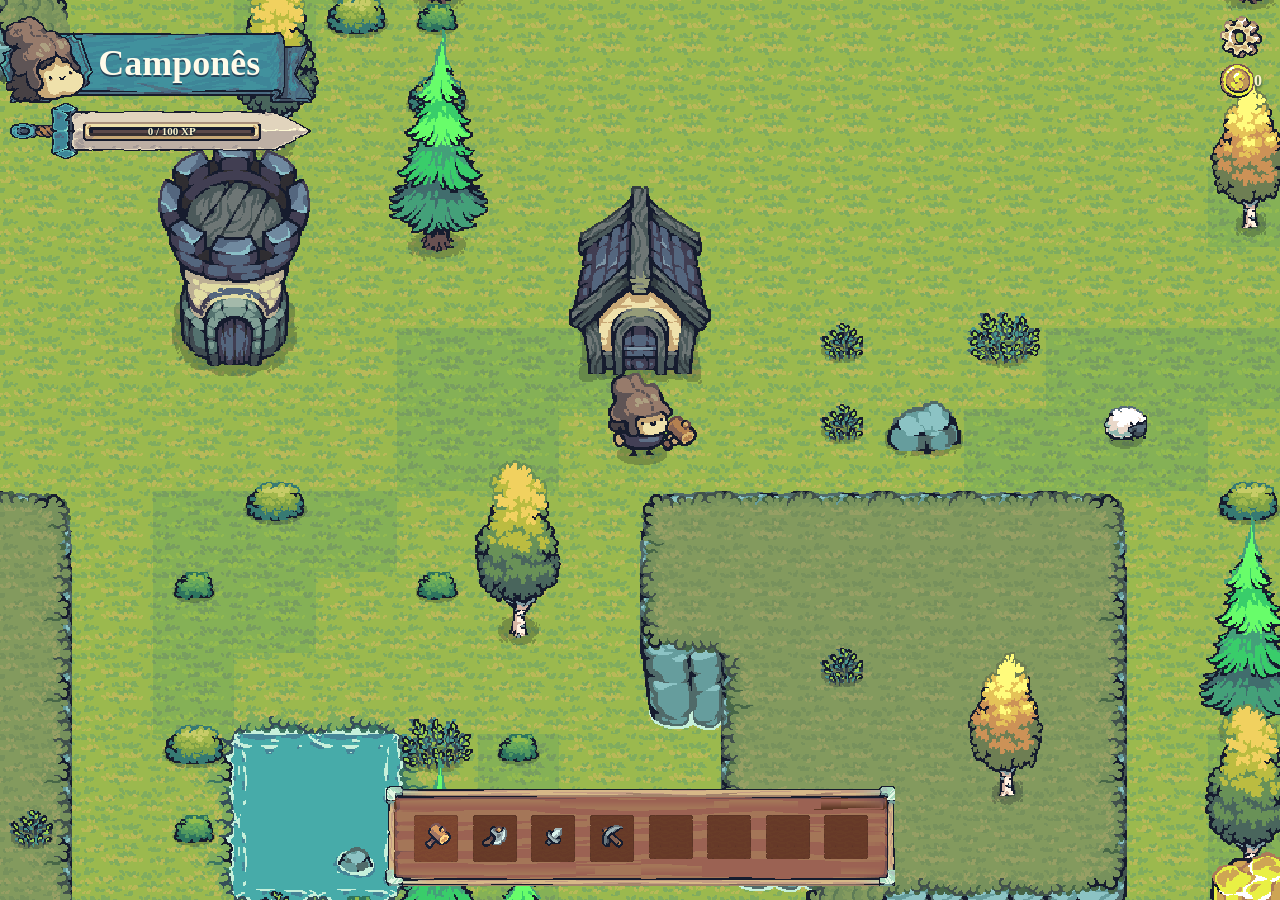
<file: index.html>
<!doctype html>
<html lang="pt-BR">
<head>
  <meta charset="utf-8">
  <meta name="viewport" content="width=device-width, initial-scale=1">
  <meta name="theme-color" content="#47aba9">
  <title>Cripta · Cenários</title>
  <link rel="stylesheet" href="styles/game.css">
  <script src="src/ui/fullscreen.js" defer></script>
  <script src="src/world/buildings.js" defer></script>
  <script src="src/world/map-generator.js" defer></script>
  <script src="src/world/collisions.js" defer></script>
  <script src="src/input/controls.js" defer></script>
  <script src="src/input/pinch-zoom.js" defer></script>
  <script src="src/actors/pawn-animation.js" defer></script>
  <script src="src/actors/pawn.js" defer></script>
  <script src="src/actors/sheep.js" defer></script>
  <script src="src/actors/home-npcs.js" defer></script>
  <script src="src/assets.js" defer></script>
  <script src="src/render/scene.js" defer></script>
  <script src="src/ui/adventure-dialog.js" defer></script>
  <script src="src/world/adventure.js" defer></script>
  <script src="src/world/encounter.js" defer></script>
  <script src="src/world/home-inventory.js" defer></script>
  <script src="src/ui/home-construction.js" defer></script>
  <script src="src/player/progression.js" defer></script>
  <link rel="stylesheet" href="styles/warehouse.css">
  <script src="src/ui/warehouse.js" defer></script>
  <script src="src/main.js" defer></script>
</head>
<body>
  <main>
    <canvas id="world" width="1088" height="1088" aria-label="Cenário de 50 por 50 casas. Use WASD ou o controle de toque para explorar. O personagem corre automaticamente ao se mover."></canvas>
    <div id="loading" role="status">Preparando o cenário…</div>
    <div id="character-banner" role="status" hidden>
      <img alt=""><span></span>
      <div id="vitals" class="vitals" data-world="home">
        <div id="player-level" aria-label="Nível 1">1</div>
        <div class="stat-panel">
          <div class="sword-art" aria-hidden="true"></div>
          <button id="home-level-toggle" type="button" aria-label="Mostrar nível atual" aria-expanded="false"><span id="home-level-label">Nível 1</span></button>
          <div id="life" hidden><div class="health-bar" role="progressbar" aria-label="Vida" aria-valuemin="0"><div class="health-well"><i></i></div></div><b></b></div>
          <div id="experience" role="progressbar" aria-label="Experiência para o próximo nível" aria-valuemin="0" aria-valuemax="100" aria-valuenow="0"><div class="xp-track"><div class="xp-well"><i></i></div></div><span>0 / 100 XP</span></div>
        </div>
      </div>
    </div>
    <aside id="resources" aria-label="Recursos">
      <span title="Moedas"><img src="assets/ui/gold-coin.png" alt="Moedas de ouro"><b id="wallet">0</b></span>
      <div id="remaining" aria-label="Inimigos restantes" hidden>
        <span id="remaining-gnome" hidden><img src="assets/gnome/reference-extract/Badge.png" alt="Gnomos de martelo"><b>0</b></span>
        <span id="remaining-yellowGnome" hidden><img src="assets/enemies/rzcefm-reference/Badge.png" alt="Gnomos de estilingue"><b>0</b></span>
        <span id="remaining-bear" hidden><img src="assets/enemies/mbqmms-reference/Badge.png" alt="Urso"><b>0</b></span>
      </div>
      <button id="settings" aria-label="Configurações"><img src="assets/ui/settings-gear.png" alt=""></button>
    <button id="cancel-construction" class="icon-button" type="button" aria-label="Cancelar construção e recuperar recursos" hidden><img src="assets/tiny-swords/UI Elements/UI Elements/Icons/Icon_09.png" alt=""></button>
    <button id="confirm-construction" class="icon-button" type="button" aria-label="Construir no terreno selecionado" hidden><img src="assets/tiny-swords/UI Elements/UI Elements/Icons/Icon_01.png" alt=""></button>
    </aside>
    <div id="battle-buttons" hidden>
      <button id="guard" title="Segure para bloquear (Espaço)" aria-label="Segurar escudo"><img src="assets/tiny-swords/UI Elements/UI Elements/Icons/Icon_06.png" alt="" draggable="false"></button>
    </div>
    <aside id="home-inventory" aria-label="Inventário do Lar" hidden>
      <button class="inventory-toggle" type="button" aria-label="Recolher inventário" aria-expanded="true" aria-controls="inventory-slots"><img src="assets/tiny-swords/UI Elements/UI Elements/Icons/Icon_08.png" alt=""></button>
      <div class="inventory-slots" id="inventory-slots" role="group" aria-label="Ferramentas e recursos"></div>
    </aside>
    <p id="battle-notice" role="status" hidden></p>
    <dialog id="preferences"><form method="dialog"><h2>Configurações</h2>
      <section class="adventure-panel">
      <label><input type="checkbox" id="quiet-world"> Reduzir animações do cenário</label>
      <button id="controls-toggle" type="button" aria-expanded="false" aria-controls="controls-help">Controles</button>
      <section id="controls-help" aria-label="Controles do jogo" hidden>
        <h3>No computador</h3>
        <ul>
          <li><b>WASD:</b> mover nas quatro direções.</li>
          <li><b>J:</b> atacar. Para arqueiro e monge, clique no inimigo para escolher o alvo e atacar.</li>
          <li><b>Segurar Espaço ou o botão de escudo:</b> bloquear com o cavaleiro.</li>
          <li><b>1 a 8 ou clique no inventário:</b> selecionar um item no Lar.</li>
        </ul>
        <h3>No celular</h3>
        <ul>
          <li><b>Joystick ou arrastar no cenário:</b> mover.</li>
          <li><b>Toque no inimigo:</b> atacar.</li>
          <li><b>Seta do inventário:</b> abrir ou recolher; toque no item para equipar.</li>
        </ul>
        <p><b>Casas e torre:</b> aproxime-se e clique ou toque no prédio para interagir.</p>
        <h3>Coleta no Lar</h3>
        <p>Equipe o machado para cortar árvores ou a picareta para minerar ouro. Aproxime-se a até um quadrado e segure J no computador ou pressione e segure qualquer ponto do cenário no celular. No celular, a ferramenta atinge o recurso compatível mais próximo; use o joystick para se mover enquanto estiver perto dele. Árvores e ouro exigem cinco golpes; prédios construídos exigem dez machadadas e soltam um terço da madeira usada no chão para coletar, sem devolver moedas ou minério. O progresso fica salvo. Passe sobre o item que cair para coletá-lo.</p>
      </section>
      <button class="preferences-close icon-button" aria-label="Voltar ao jogo"><img src="assets/tiny-swords/UI Elements/UI Elements/Icons/Icon_09.png" alt=""></button></section>
    </form></dialog>
    <dialog id="home-menu" aria-labelledby="home-menu-title">
      <div class="construction-table">
        <div class="construction-frame" aria-hidden="true"><i class="tl"></i><i class="top"></i><i class="tr"></i><i class="left"></i><i class="right"></i><i class="bl"></i><i class="bottom"></i><i class="br"></i></div>
        <h2 id="home-menu-title" class="construction-ribbon">Lar</h2>
        <button type="button" class="home-menu-close icon-button" aria-label="Fechar menu"><img src="assets/tiny-swords/UI Elements/UI Elements/Icons/Icon_09.png" alt=""></button>
        <div class="construction-cloth">
          <div id="home-menu-root"><button type="button" id="open-construction" class="wood-action">Construção</button></div>
          <section id="construction-catalog" aria-label="Construções disponíveis" hidden>
            <div id="house-options"></div>
            <p id="construction-status" role="status"></p>
            <button type="button" id="construction-back" class="wood-action">Voltar</button>
          </section>
        </div>
      </div>
    </dialog>
    <dialog id="game-over" aria-labelledby="game-over-title">
      <h2 id="game-over-title">Fim de Jogo</h2>
      <section class="adventure-panel">
        <button id="retry" class="icon-button">
          <img src="assets/tiny-swords/UI Elements/UI Elements/Icons/Icon_07.png" alt="">
          <span>Tentar novamente</span>
        </button>
      </section>
    </dialog>
    <div id="joystick" role="group" aria-label="Joystick de movimento. Use WASD ou arraste em uma das quatro direções.">
      <span aria-hidden="true" class="north">▴</span><span aria-hidden="true" class="south">▾</span>
      <span aria-hidden="true" class="west">◂</span><span aria-hidden="true" class="east">▸</span>
      <i aria-hidden="true"></i>
    </div>

    <p class="sr-only" id="announcement" aria-live="polite"></p>
    <dialog id="adventure-dialog" tabindex="-1" aria-labelledby="adventure-title">
      <h1 id="adventure-title"></h1>
      <section class="adventure-panel">
        <button class="dialog-cancel icon-button" aria-label="Cancelar">
          <img src="assets/tiny-swords/UI Elements/UI Elements/Icons/Icon_09.png" alt="">
        </button>
        <div class="character-options" hidden></div>
        <div class="dialog-actions">
          <button class="dialog-play icon-button" aria-label="Confirmar">
            <img src="assets/tiny-swords/UI Elements/UI Elements/Icons/Icon_07.png" alt="">
          </button>
          <button class="dialog-no icon-button" aria-label="Cancelar">
            <img src="assets/tiny-swords/UI Elements/UI Elements/Icons/Icon_09.png" alt="">
          </button>
        </div>
      </section>
    </dialog>
  </main>
<dialog id="warehouse-dialog" aria-labelledby="wh-title"><section class="table"><div class="frame" aria-hidden="true"><i class="tl"></i><i class="top"></i><i class="tr"></i><i class="left"></i><i class="right"></i><i class="bl"></i><i class="bottom"></i><i class="br"></i></div>
<button id="wh-close" class="close" aria-label="Fechar armazém"><img src="assets/tiny-swords/UI Elements/UI Elements/Icons/Icon_09.png" alt=""></button>
<h1 class="ribbon" id="wh-title">Armazém</h1><p class="capacity">20 unidades por espaço</p><div id="wh-slots" class="slots" aria-label="Materiais armazenados"></div>
<section class="parchment" aria-labelledby="wh-material"><h2 id="wh-material"></h2><p id="wh-balance"></p><div class="quantity" role="group" aria-label="Quantidade para transferir"><button id="wh-less" class="blue" aria-label="Diminuir quantidade">−</button><output id="wh-quantity" aria-label="Quantidade" aria-live="polite">1</output><button id="wh-more" class="blue" aria-label="Aumentar quantidade">+</button></div><div class="actions"><button class="blue" data-direction="withdraw">Retirar</button><button class="blue" data-direction="deposit">Guardar</button></div><p id="wh-status" role="status" aria-live="polite">Selecione um material para transferir.</p></section>
<h2 class="inventory-title">Seu inventário</h2><div id="wh-bag" class="bag"></div>

</section></dialog>
</body>
</html>
</file>
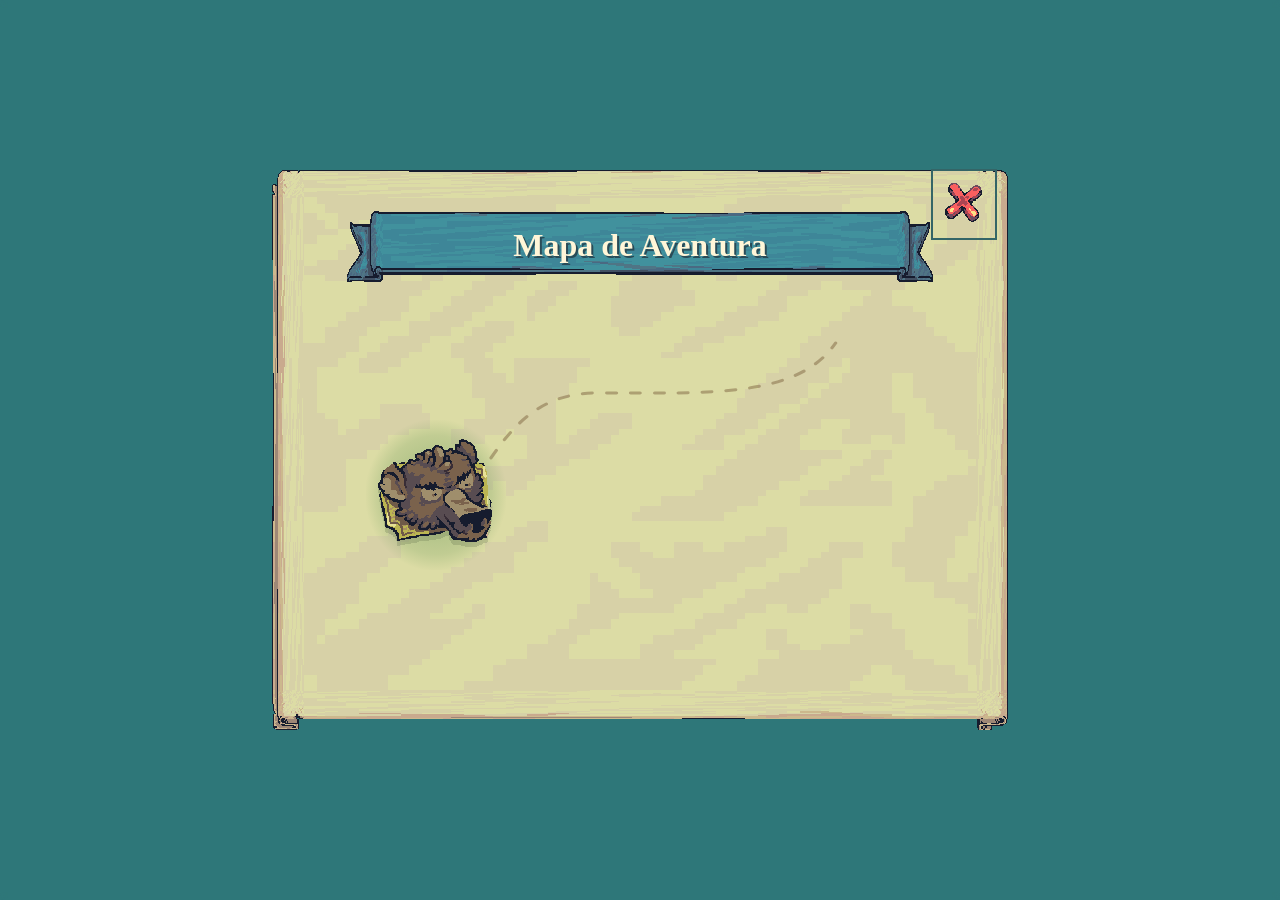
<file: previews/adventure-map.html>
<!doctype html>
<html lang="pt-BR"><head><meta charset="utf-8"><meta name="viewport" content="width=device-width,initial-scale=1"><title>Prévia · Mapa de Aventura</title>
<style>
*{box-sizing:border-box}body{margin:0;min-height:100dvh;display:grid;place-items:center;background:#47aba9;color:#493c2c;font:600 18px Georgia,serif}button{font:inherit;cursor:url('../assets/ui/cursor-02.png') 9 1,pointer}img{image-rendering:pixelated}#tower{border:0;background:none;color:#fff6d8;text-shadow:1px 2px #294b57}#tower img{display:block;width:128px;height:256px;object-fit:contain;margin:auto}dialog{border:0;padding:22px;background:transparent;width:min(780px,98vw);max-height:98dvh;overflow:auto;color:inherit}dialog::backdrop{background:#153c4477;backdrop-filter:blur(3px)}.parchment{position:relative;border:solid transparent;border-width:28px 32px 40px;border-image:url('../assets/ui/home-banner.png') 64 fill /28px 32px 40px/0 stretch;padding:8px 10px 12px;image-rendering:pixelated;min-height:560px}.title{margin:0 auto;position:relative;width:90%;min-height:76px;display:grid;place-items:center;border:solid transparent;border-width:12px 36px 10px;border-image:url('../assets/ui/ribbon-blue.png') 20 96 12 96 fill /12px 36px 10px/0 stretch;color:#fff6d8;text-shadow:2px 2px #294b57;font-size:clamp(20px,4vw,32px);text-align:center}.close{position:absolute;right:-15px;top:-23px;z-index:2;border:0;background:none;padding:4px}.close img{width:46px;height:46px}.close:hover{transform:scale(1.08)}.map{position:relative;height:320px;margin-top:16px;isolation:isolate}.route{position:absolute;inset:0;width:100%;height:100%;z-index:-1}.route path{fill:none;stroke:#8e7952;stroke-width:3;stroke-dasharray:9 13;stroke-linecap:round;opacity:.6}.boss{position:absolute;left:8%;top:38%;width:140px;min-height:150px;display:grid;place-items:center;border:0;background:radial-gradient(ellipse,#76a060a6 0%,#76a06044 56%,transparent 72%);color:#3d4930;transition:transform .18s,filter .18s}.boss img{width:120px;height:120px;object-fit:contain;filter:drop-shadow(0 5px 0 #45563733)}.boss:hover,.boss:focus-visible{transform:translateY(-5px) scale(1.06);filter:brightness(1.1)}.boss[aria-pressed="true"]{filter:drop-shadow(0 0 6px #5d8e43)}.caption{text-align:center;font-size:15px;line-height:1.5;margin:4px 0;min-height:45px}.preview-note{position:fixed;bottom:8px;left:0;right:0;text-align:center;color:#fff6d8;font-size:14px}button:focus-visible{outline:2px solid #346567;outline-offset:4px}@media(max-width:480px){dialog{padding:16px 10px}.parchment{border-width:24px 22px 32px;padding:8px 0;min-height:470px}.title{width:96%;border-left-width:22px;border-right-width:22px}.map{height:260px}.boss{left:1%;width:120px}.boss img{width:108px;height:108px}.close{right:-13px;top:-20px}.close img{width:40px;height:40px}}@media(prefers-reduced-motion:reduce){.boss{transition:none}}
.caption,.preview-note,.boss span{display:none}</style></head><body>
<button id="tower" aria-label="Abrir mapa de aventura"><img src="../assets/tiny-swords/Buildings/Black Buildings/Tower.png" alt="Torre negra">Mapa de Aventura</button>
<dialog id="adventure" aria-labelledby="title"><section class="parchment"><button class="close" aria-label="Cancelar e sair"><img src="../assets/tiny-swords/UI Elements/UI Elements/Icons/Icon_09.png" alt=""></button><h1 class="title" id="title">Mapa de Aventura</h1><div class="map"><svg class="route" viewBox="0 0 600 320" preserveAspectRatio="none" aria-hidden="true"><path d="M 85 230 C 160 230 155 95 260 95 S 445 100 480 45"/></svg><button class="boss" aria-pressed="false" aria-label="Selecionar Urso, primeiro chefe disponível"><img src="../assets/enemies/mbqmms-reference/Badge.png" alt="Emblema do Urso"><span>Urso</span></button></div><p class="caption" id="status" role="status">Derrote o chefe para avançar na aventura.</p></section></dialog>
<div class="preview-note">Prévia visual · sem alterar seu progresso</div>
<script>
const panel=document.querySelector('#adventure'),boss=document.querySelector('.boss'),status=document.querySelector('#status');
function openMap(){boss.setAttribute('aria-pressed','false');status.textContent='Derrote o chefe para avançar na aventura.';panel.showModal();}
document.querySelector('#tower').onclick=openMap;
document.querySelector('.close').onclick=()=>panel.close();
boss.onclick=()=>{boss.setAttribute('aria-pressed','true');status.textContent='Urso selecionado · primeiro chefe da aventura. Na versão final, esta escolha seguirá para a seleção de classe.';};
openMap();
</script></body></html>
</file>
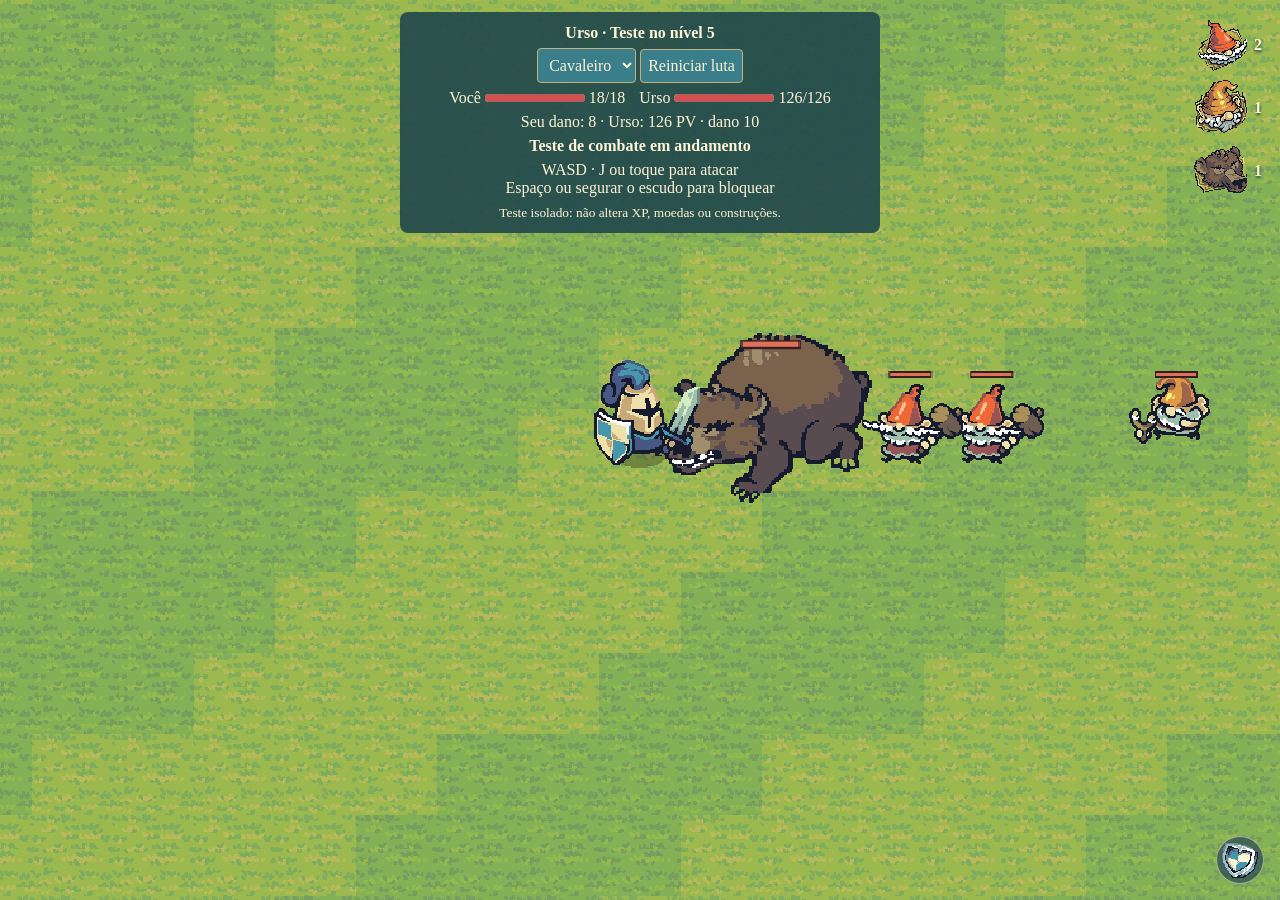
<file: previews/bear-combat.html>
<!doctype html><html lang="pt-BR"><head><meta charset="utf-8"><meta name="viewport" content="width=device-width,initial-scale=1"><base href="../"><title>Teste do urso · Cripta</title><link rel="stylesheet" href="styles/game.css"><style>
.test-panel{position:fixed;top:12px;left:50%;transform:translateX(-50%);max-width:94vw;width:480px;padding:12px 18px;background:#244b4ded;color:#fff4d5;border-radius:8px;text-align:center;font:16px Georgia;z-index:5}.test-panel p{margin:6px 0}.test-panel button,.test-panel select{font:inherit;padding:7px;background:#397e88;color:#fff4d5;border:1px solid #c4b180;border-radius:4px}#battle-buttons{display:flex}#status{font-weight:bold}#meters{display:flex;gap:14px;justify-content:center}progress{width:100px;accent-color:#d54f4f} @media(max-width:600px){.test-panel{font-size:13px;padding:8px}.test-panel p{margin:4px 0}}
</style><script src="src/world/buildings.js" defer></script><script src="src/world/map-generator.js" defer></script><script src="src/world/collisions.js" defer></script><script src="src/world/home-inventory.js" defer></script><script src="src/world/encounter.js" defer></script><script src="src/input/controls.js" defer></script><script src="src/input/pinch-zoom.js" defer></script><script src="src/actors/pawn-animation.js" defer></script><script src="src/actors/pawn.js" defer></script><script src="src/assets.js" defer></script><script src="src/render/scene.js" defer></script><script src="previews/bear-combat.js" defer></script></head><body><main><canvas id="world"></canvas></main>
<section class="test-panel"><strong>Urso · Teste no nível 5</strong><p><select id="class" aria-label="Classe"><option value="knight">Cavaleiro</option><option value="lancer">Lanceiro</option><option value="archer">Arqueiro</option><option value="monk">Monge</option></select> <button id="restart">Reiniciar luta</button></p><div id="meters"><label>Você <progress id="hero-hp"></progress> <span id="hero-value"></span></label><label>Urso <progress id="bear-hp"></progress> <span id="bear-value"></span></label></div><p id="stats"></p><p id="status" role="status">Carregando…</p><p>WASD · J ou toque para atacar<br>Espaço ou segurar o escudo para bloquear</p><small>Teste isolado: não altera XP, moedas ou construções.</small></section>
<div id="joystick"><span class="north">▴</span><span class="south">▾</span><span class="west">◂</span><span class="east">▸</span><i></i></div><div id="battle-buttons"><button id="guard" aria-label="Segurar escudo"><img src="assets/tiny-swords/UI Elements/UI Elements/Icons/Icon_06.png" alt="Escudo"></button></div><aside id="resources">      <div id="remaining" aria-label="Inimigos restantes">
        <span id="remaining-gnome" hidden><img src="assets/gnome/reference-extract/Badge.png" alt="Gnomos de martelo"><b>0</b></span>
        <span id="remaining-yellowGnome" hidden><img src="assets/enemies/rzcefm-reference/Badge.png" alt="Gnomos de estilingue"><b>0</b></span>
        <span id="remaining-bear" hidden><img src="assets/enemies/mbqmms-reference/Badge.png" alt="Urso"><b>0</b></span>
      </div></aside></body></html>
</file>
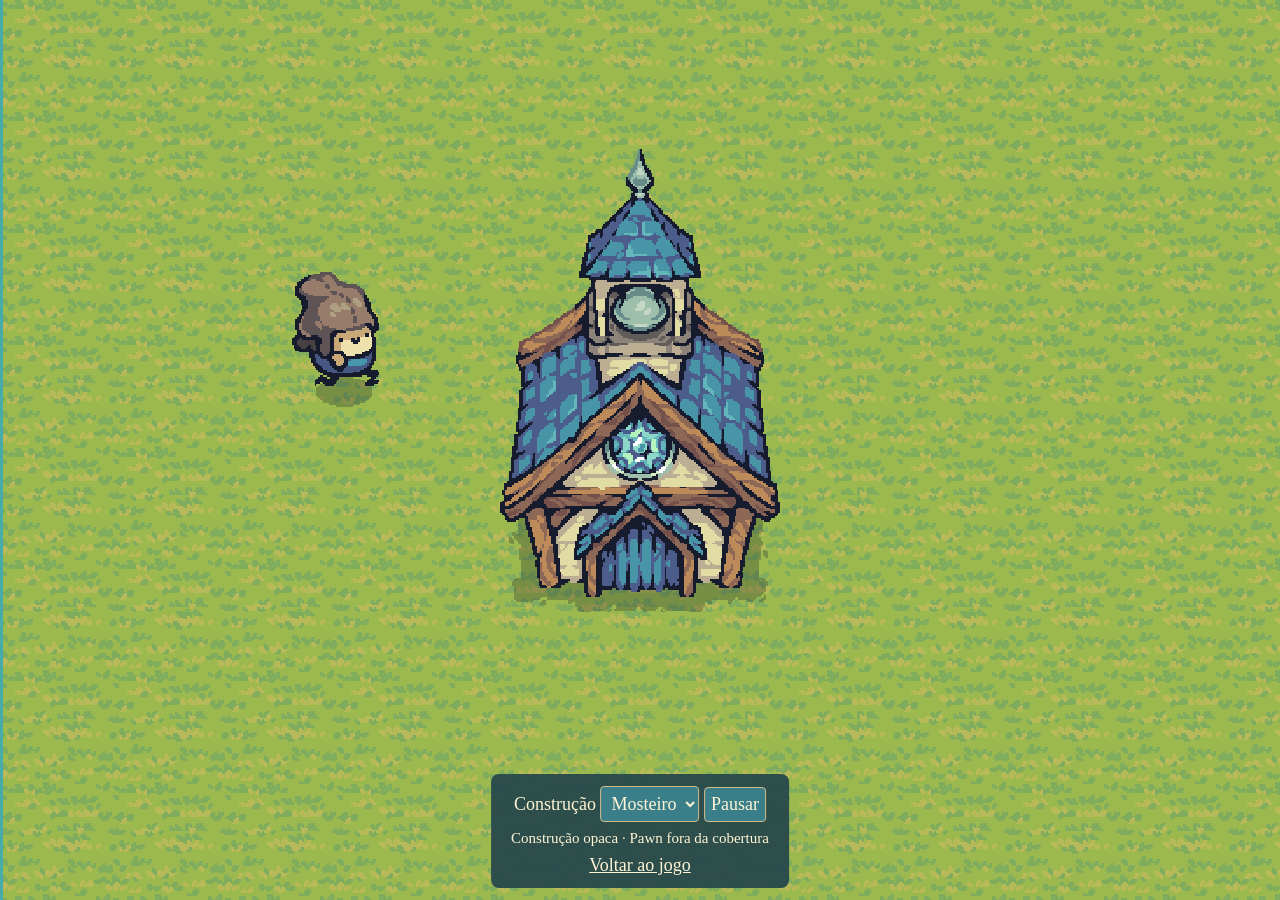
<file: previews/building-transparency.html>
<!doctype html><html lang="pt-BR"><head><meta charset="utf-8"><meta name="viewport" content="width=device-width,initial-scale=1"><title>Prévia · Construções transparentes</title><style>
*{box-sizing:border-box}body{margin:0;background:#47aba9;color:#fff4d5;font:18px Georgia,serif}canvas{width:100%;height:100dvh;display:block;image-rendering:pixelated}footer{position:fixed;bottom:12px;left:50%;transform:translateX(-50%);width:max-content;max-width:95%;padding:12px 20px;background:#23454bea;border-radius:8px;text-align:center}select,button{font:inherit;padding:6px;color:#fff4d5;background:#397e88;border:1px solid #d2bc88;border-radius:4px}p{margin:8px 0;font-size:15px}a{color:#fff4d5}</style></head><body><canvas id="preview" aria-label="Camponês caminhando atrás e à frente de uma construção"></canvas><footer><label>Construção <select id="model"><option value="Monastery">Mosteiro</option><option value="House1">Casa</option><option value="Tower">Torre</option><option value="Castle">Castelo</option></select></label> <button id="pause">Pausar</button><p id="status" role="status">Carregando…</p><a href="../index.html">Voltar ao jogo</a></footer><script src="../src/world/buildings.js"></script><script src="building-transparency.js"></script></body></html>
</file>
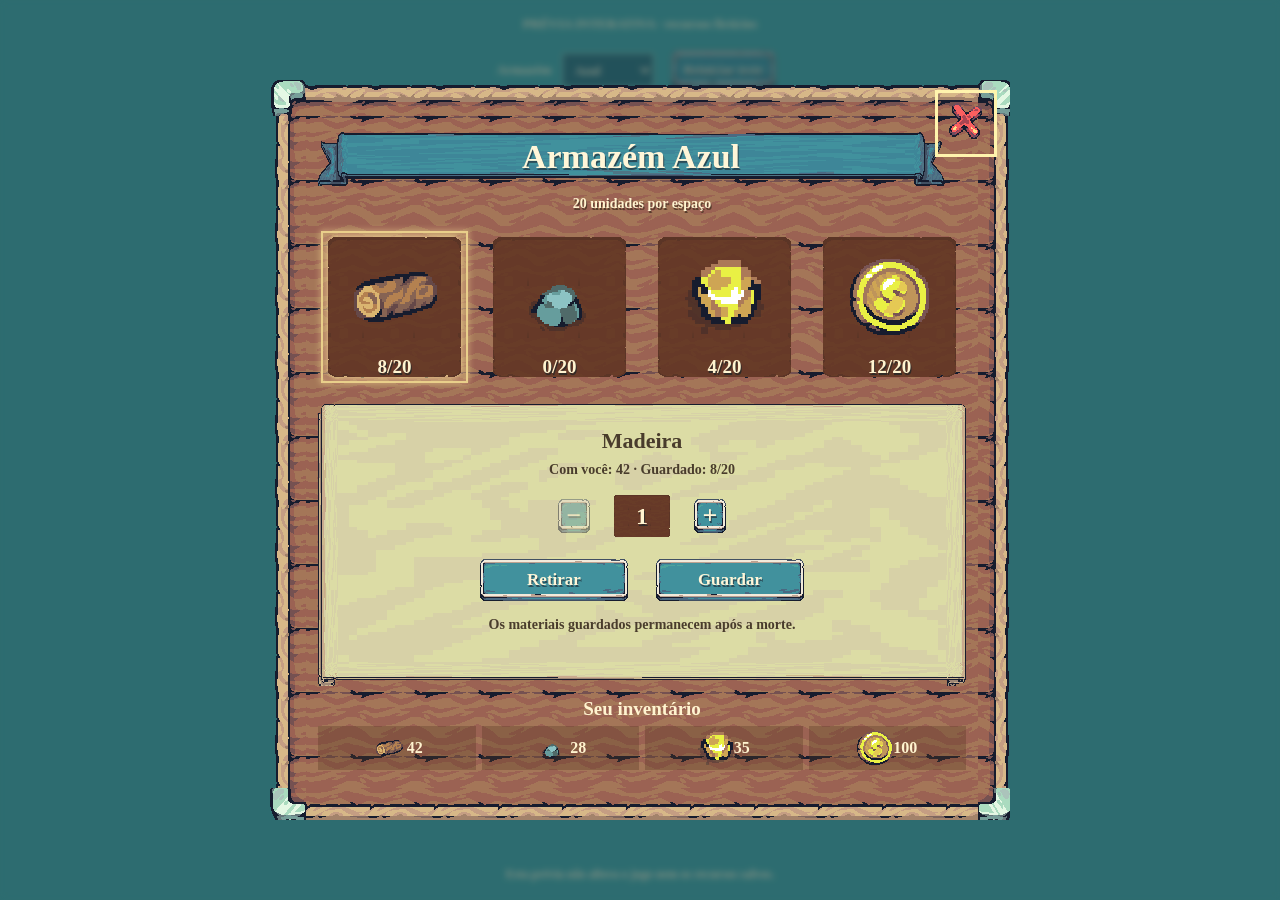
<file: previews/warehouse.html>
<!doctype html>
<html lang="pt-BR"><head><meta charset="utf-8"><meta name="viewport" content="width=device-width,initial-scale=1"><title>Prévia · Armazém</title><link rel="stylesheet" href="warehouse.css"><script src="warehouse-state.js" defer></script><script src="warehouse.js" defer></script></head>
<body><main>
<header class="preview"><span>PRÉVIA INTERATIVA · recursos fictícios</span><div><label for="warehouse">Armazém</label> <select id="warehouse"><option value="0">Azul</option><option value="1">Vermelho</option></select><button id="reset" class="blue">Reiniciar teste</button></div></header>
<button id="open" class="building" aria-label="Abrir armazém"><img src="../assets/tiny-swords/Buildings/Blue Buildings/House3.png" alt="Armazém"><span class="ribbon">Abrir armazém</span></button>
<dialog id="panel" aria-labelledby="title"><section class="table"><div class="frame" aria-hidden="true"><i class="tl"></i><i class="top"></i><i class="tr"></i><i class="left"></i><i class="right"></i><i class="bl"></i><i class="bottom"></i><i class="br"></i></div>
<button id="close" class="close" aria-label="Fechar armazém"><img src="../assets/tiny-swords/UI Elements/UI Elements/Icons/Icon_09.png" alt=""></button>
<h1 class="ribbon" id="title">Armazém</h1><p class="capacity">20 unidades por espaço</p><div id="slots" class="slots" aria-label="Materiais armazenados"></div>
<section class="parchment" aria-labelledby="material"><h2 id="material"></h2><p id="balance"></p><div class="quantity" role="group" aria-label="Quantidade para transferir"><button id="less" class="blue" aria-label="Diminuir quantidade">−</button><output id="quantity" aria-label="Quantidade" aria-live="polite">1</output><button id="more" class="blue" aria-label="Aumentar quantidade">+</button></div><div class="actions"><button class="blue" data-direction="withdraw">Retirar</button><button class="blue" data-direction="deposit">Guardar</button></div><p id="status" role="status" aria-live="polite">Selecione um material para transferir.</p></section>
<h2 class="inventory-title">Seu inventário</h2><div id="bag" class="bag"></div>

</section></dialog><p class="note">Esta prévia não altera o jogo nem os recursos salvos.</p></main></body></html>
</file>
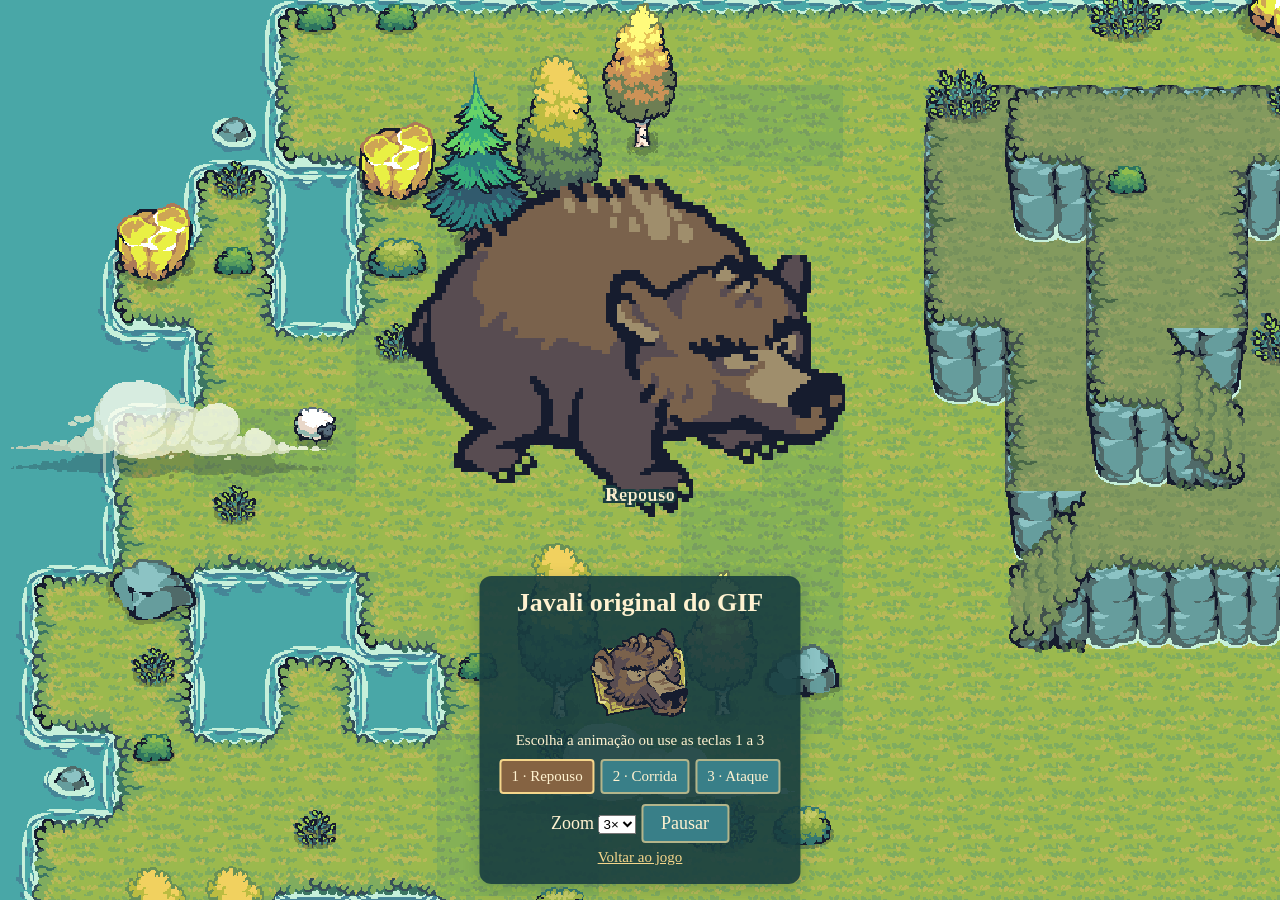
<file: assets/enemies/mbqmms-reference/preview.html>
<!doctype html>
<html lang="pt-BR"><head><meta charset="utf-8"><meta name="viewport" content="width=device-width,initial-scale=1"><base href="../../../"><title>Javali — prévia de animações</title>
<style>*{box-sizing:border-box}body{margin:0;background:#49a7a7;color:#fff2d0;font:18px Georgia,serif}#world{display:block;width:100vw;height:100svh;image-rendering:pixelated}.controls{position:fixed;bottom:max(16px,env(safe-area-inset-bottom));max-height:calc(100svh - 32px);overflow-y:auto;left:50%;transform:translateX(-50%);width:max-content;max-width:94vw;text-align:center;padding:12px 20px;background:#193e40e8;border-radius:12px;box-shadow:0 4px 16px #153b3d40}h1{font-size:clamp(18px,4vw,26px);margin:0 0 8px}button{font:inherit;cursor:pointer;color:inherit;background:#397f88;border:2px solid #b3b58b;border-radius:4px;padding:7px 18px}p{margin:6px 0;font-size:15px}#status:empty{display:none}nav{display:flex;flex-wrap:wrap;justify-content:center;gap:6px;max-width:660px;margin:10px 0}nav button{font-size:15px;padding:7px 10px}button[aria-pressed="true"]{background:#856342;border-color:#f5d68b}button:focus-visible{outline:3px solid #fff2d0;outline-offset:3px}</style>
<script src="src/world/buildings.js" defer></script><script src="src/world/map-generator.js" defer></script><script src="src/world/collisions.js" defer></script><script src="src/world/home-inventory.js" defer></script><script src="src/assets.js" defer></script><script src="src/render/scene.js" defer></script><script src="assets/enemies/mbqmms-reference/preview.js" defer></script></head><body><canvas id="world" aria-label="Javali no Lar com a animação selecionada"></canvas><div class="controls"><h1>Javali original do GIF</h1><img src="assets/enemies/mbqmms-reference/Badge.png" alt="Retrato do javali com emblema" style="display:block;width:auto;max-width:40vw;height:100px;image-rendering:pixelated;margin:0 auto"><p>Escolha a animação ou use as teclas 1 a 3</p><nav aria-label="Animações do javali"><button data-tool="Idle">1 · Repouso</button><button data-tool="Run">2 · Corrida</button><button data-tool="Strike">3 · Ataque</button></nav><label>Zoom <select id="zoom"><option value="1">1×</option><option value="2">2×</option><option value="3" selected>3×</option><option value="4">4×</option></select></label> <button id="pause" type="button" aria-pressed="false">Pausar</button><p><a href="index.html" style="color:#f5d68b">Voltar ao jogo</a></p><p id="status" role="status">Carregando cenário…</p></div></body></html>
</file>
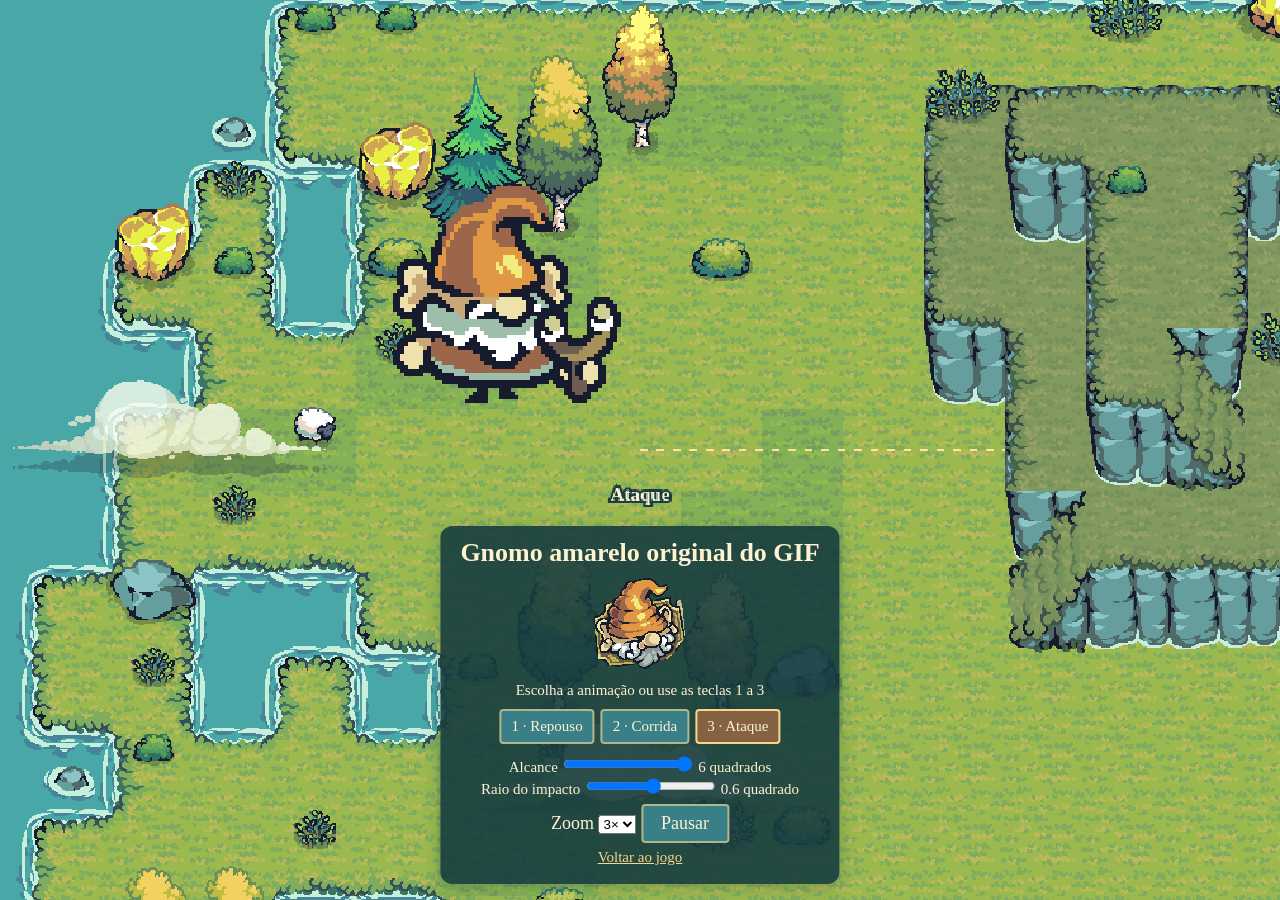
<file: assets/enemies/rzcefm-reference/preview.html>
<!doctype html>
<html lang="pt-BR"><head><meta charset="utf-8"><meta name="viewport" content="width=device-width,initial-scale=1"><base href="../../../"><title>Gnomo amarelo — prévia de animações</title>
<style>*{box-sizing:border-box}body{margin:0;background:#49a7a7;color:#fff2d0;font:18px Georgia,serif}#world{display:block;width:100vw;height:100svh;image-rendering:pixelated}.controls{position:fixed;bottom:max(16px,env(safe-area-inset-bottom));max-height:calc(100svh - 32px);overflow-y:auto;left:50%;transform:translateX(-50%);width:max-content;max-width:94vw;text-align:center;padding:12px 20px;background:#193e40e8;border-radius:12px;box-shadow:0 4px 16px #153b3d40}h1{font-size:clamp(18px,4vw,26px);margin:0 0 8px}button{font:inherit;cursor:pointer;color:inherit;background:#397f88;border:2px solid #b3b58b;border-radius:4px;padding:7px 18px}p{margin:6px 0;font-size:15px}#status:empty{display:none}nav{display:flex;flex-wrap:wrap;justify-content:center;gap:6px;max-width:660px;margin:10px 0}nav button{font-size:15px;padding:7px 10px}button[aria-pressed="true"]{background:#856342;border-color:#f5d68b}button:focus-visible{outline:3px solid #fff2d0;outline-offset:3px}</style>
<script src="src/world/buildings.js" defer></script><script src="src/world/map-generator.js" defer></script><script src="src/world/collisions.js" defer></script><script src="src/world/home-inventory.js" defer></script><script src="src/assets.js" defer></script><script src="src/render/scene.js" defer></script><script src="assets/enemies/rzcefm-reference/preview.js" defer></script></head><body><canvas id="world" aria-label="Gnomo amarelo no Lar com a animação selecionada"></canvas><div class="controls"><h1>Gnomo amarelo original do GIF</h1><img src="assets/enemies/rzcefm-reference/Badge.png" alt="Retrato do gnomo amarelo com emblema" style="display:block;width:auto;max-width:40vw;height:100px;image-rendering:pixelated;margin:0 auto"><p>Escolha a animação ou use as teclas 1 a 3</p><nav aria-label="Animações do gnomo amarelo"><button data-tool="Idle">1 · Repouso</button><button data-tool="Run">2 · Corrida</button><button data-tool="Strike">3 · Ataque</button></nav><p><label>Alcance <input id="shot-range" type="range" min="1" max="6" step=".5" value="6"> <output id="range-value">6</output> quadrados</label><br><label>Raio do impacto <input id="shot-radius" type="range" min=".15" max="1" step=".05" value=".6"> <output id="radius-value">0.6</output> quadrado</label></p><label>Zoom <select id="zoom"><option value="1">1×</option><option value="2">2×</option><option value="3" selected>3×</option><option value="4">4×</option></select></label> <button id="pause" type="button" aria-pressed="false">Pausar</button><p><a href="index.html" style="color:#f5d68b">Voltar ao jogo</a></p><p id="status" role="status">Carregando cenário…</p></div></body></html>
</file>
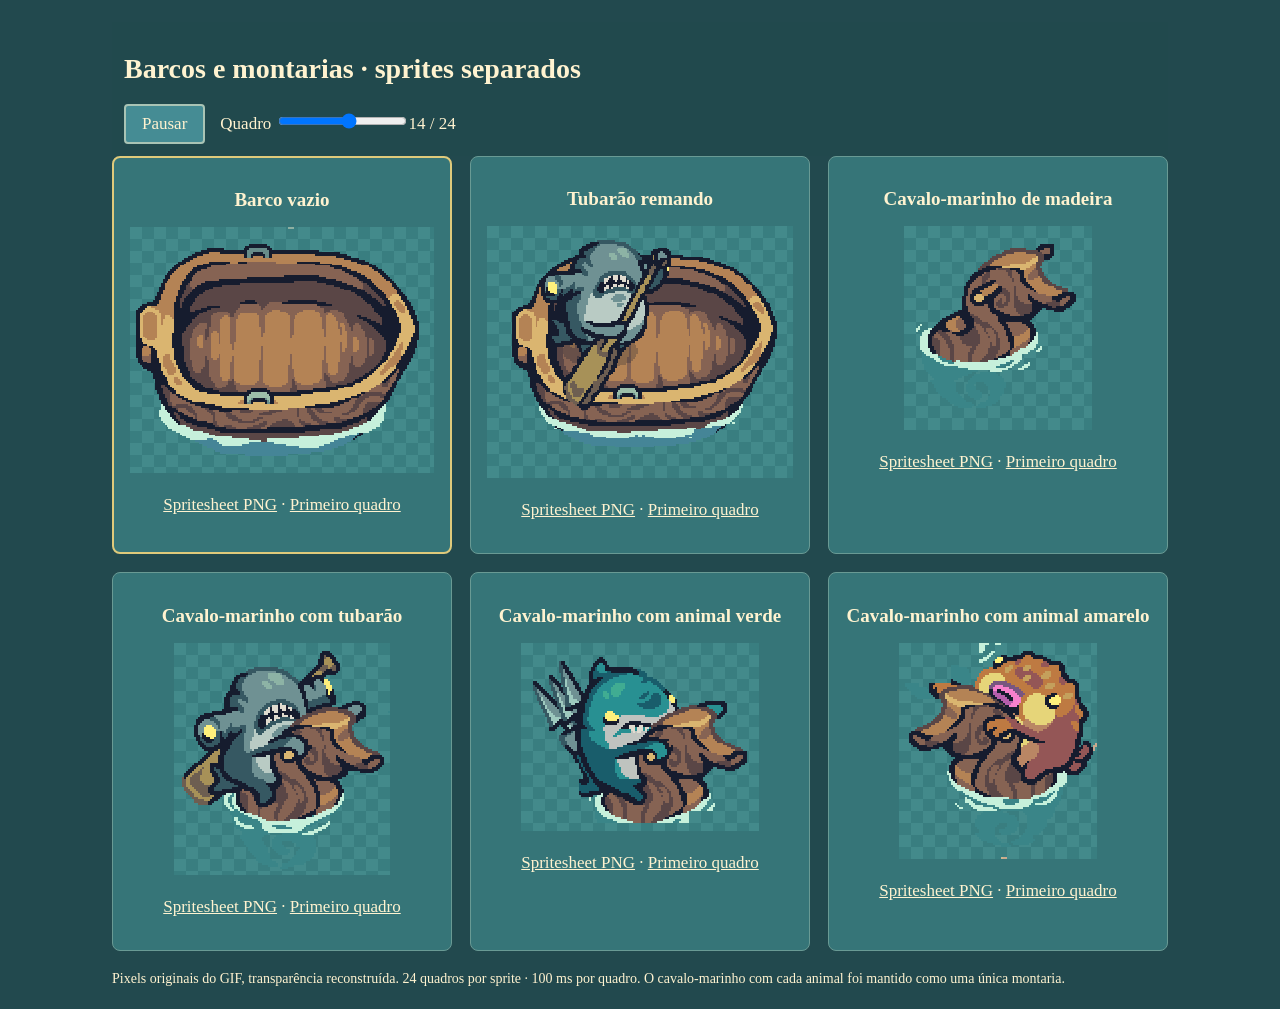
<file: assets/references/3bn0bs/preview.html>
<!doctype html><html lang="pt-BR"><meta charset="utf-8"><meta name="viewport" content="width=device-width,initial-scale=1"><title>Sprites separados · Barcos e montarias</title><style>*{box-sizing:border-box}body{margin:0;background:#22494e;color:#fff3d0;font:17px Georgia}main{max-width:1100px;margin:auto;padding:22px}h1{font-size:28px}header{position:sticky;top:0;background:#22494ef5;padding:12px;z-index:1}button,input{font:inherit}button{padding:8px 16px;background:#458c94;color:#fff3d0;border:2px solid #a9c4b5;border-radius:4px}label{margin-left:15px}.grid{display:grid;grid-template-columns:repeat(auto-fit,minmax(290px,1fr));gap:18px}article{padding:16px;border:1px solid #699a94;background:#367578;text-align:center;border-radius:8px}article:first-child{border:2px solid #dfca7b}canvas{max-width:100%;height:auto;image-rendering:pixelated;background:conic-gradient(#397e80 25%,#438a8b 0 50%,#397e80 0 75%,#438a8b 0) 0 0/24px 24px}a{color:#fff3d0}h2{font-size:19px}footer{font-size:14px;margin-top:20px}</style><main><header><h1>Barcos e montarias · sprites separados</h1><button id="play">Pausar</button><label>Quadro <input id="frame" type="range" min="0" max="23" value="0"><output id="number">1 / 24</output></label></header><div class="grid" id="grid"></div><footer>Pixels originais do GIF, transparência reconstruída. 24 quadros por sprite · 100 ms por quadro. O cavalo-marinho com cada animal foi mantido como uma única montaria.</footer></main><script>
const sprites=[['boat-empty','Barco vazio',158,128],['boat-shark-rowing','Tubarão remando',170,140],['seahorse-empty','Cavalo-marinho de madeira',94,102],['seahorse-shark-rider','Cavalo-marinho com tubarão',108,116],['seahorse-teal-rider','Cavalo-marinho com animal verde',119,94],['seahorse-yellow-rider','Cavalo-marinho com animal amarelo',99,108]];
const actors=[];let paused=false,frame=0,last=0;
for(const [name,label,w,h] of sprites){const card=document.createElement('article');card.innerHTML=`<h2>${label}</h2><canvas width="${w*2}" height="${h*2}" aria-label="${label}"></canvas><p><a href="separated/${name}.png">Spritesheet PNG</a> · <a href="separated/${name}/00.png">Primeiro quadro</a></p>`;document.getElementById('grid').append(card);const image=new Image();image.src=`separated/${name}.png`;actors.push({image,w,h,ctx:card.querySelector('canvas').getContext('2d')});}
function draw(){for(const {image,w,h,ctx} of actors){if(!image.complete||!image.naturalWidth)continue;ctx.imageSmoothingEnabled=false;ctx.clearRect(0,0,w*2,h*2);ctx.drawImage(image,frame*w,0,w,h,0,0,w*2,h*2);}document.getElementById('frame').value=frame;document.getElementById('number').textContent=(frame+1)+' / 24';}
document.getElementById('play').onclick=function(){paused=!paused;this.textContent=paused?'Reproduzir':'Pausar';};document.getElementById('frame').oninput=function(){paused=true;document.getElementById('play').textContent='Reproduzir';frame=Number(this.value);draw();};function tick(now){if(now-last>=100){if(!paused)frame=(frame+1)%24;draw();last=now;}requestAnimationFrame(tick);}requestAnimationFrame(tick);
</script></html>
</file>
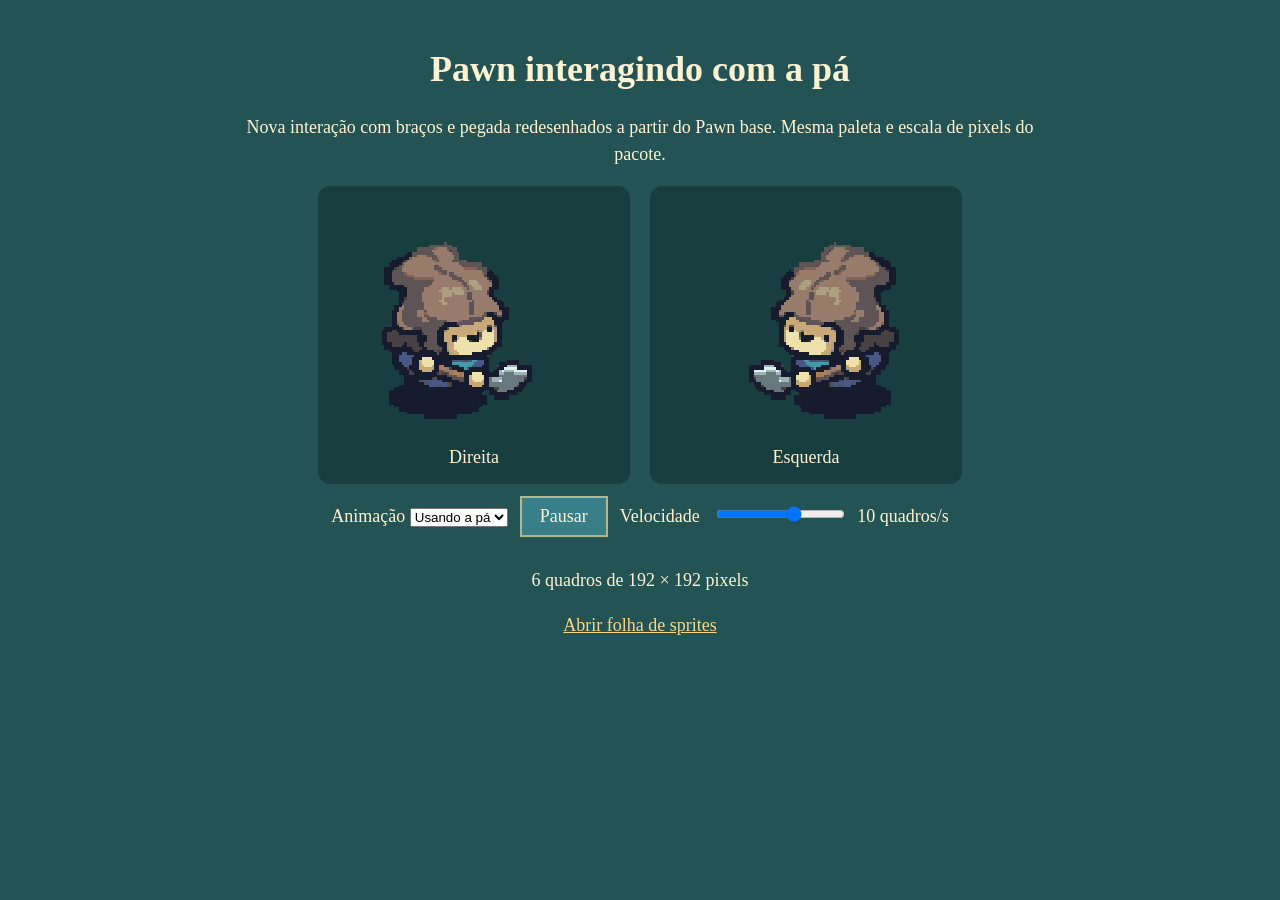
<file: assets/tools/pawn-shovel/preview.html>
<!doctype html>
<html lang="pt-BR"><meta charset="utf-8"><meta name="viewport" content="width=device-width,initial-scale=1">
<title>Pawn com pá — prévia</title>
<style>body{margin:0;padding:24px;background:#245355;color:#fff2d0;font:18px Georgia,serif;text-align:center}main{max-width:800px;margin:auto}.views{display:flex;flex-wrap:wrap;justify-content:center;gap:20px}figure{margin:0;padding:16px;background:#193e40;border-radius:12px}canvas{width:280px;max-width:75vw;height:auto;image-rendering:pixelated}button,input{margin:12px}button{font:inherit;padding:8px 18px;color:#fff2d0;background:#397f88;border:2px solid #b3b58b}a{color:#f5d68b}p{line-height:1.5}</style>
<main><h1>Pawn interagindo com a pá</h1><p>Nova interação com braços e pegada redesenhados a partir do Pawn base. Mesma paleta e escala de pixels do pacote.</p>
<div class="views"><figure><canvas id="right" width="224" height="192"></canvas><figcaption>Direita</figcaption></figure><figure><canvas id="left" width="224" height="192"></canvas><figcaption>Esquerda</figcaption></figure></div>
<label>Animação <select id="action"><option value="Interact">Usando a pá</option><option value="Idle">Parado</option><option value="Walk">Andando</option><option value="Run">Correndo</option></select></label><button id="pause" type="button">Pausar</button><label>Velocidade <input id="fps" type="range" min="2" max="15" value="10"><output id="speed">10 quadros/s</output></label>
<p id="status" role="status">Carregando sprites…</p><p><a href="native-v3/Pawn_Interact%20Shovel.png">Abrir folha de sprites</a></p></main>
<script>
const image=new Image(),right=document.querySelector('#right'),left=document.querySelector('#left');let frame=0,clock=0,previous=0,playing=true;
function draw(){if(!image.complete||!image.naturalWidth)return;for(const [canvas,flip] of [[right,false],[left,true]]){const ctx=canvas.getContext('2d');ctx.setTransform(1,0,0,1,0,0);ctx.clearRect(0,0,224,192);ctx.imageSmoothingEnabled=false;if(flip){ctx.translate(224,0);ctx.scale(-1,1);}ctx.drawImage(image,frame*192+56,48,112,96,0,0,224,192);}}
image.onload=()=>{document.querySelector('#status').textContent=(image.width/192)+' quadros de 192 × 192 pixels';draw();if(!previous)requestAnimationFrame(tick);};image.onerror=()=>document.querySelector('#status').textContent='Não foi possível carregar a folha de sprites.';image.src='native-v3/Pawn_Interact Shovel.png';
document.querySelector('#action').onchange=e=>{frame=0;clock=0;const action=e.target.value;const fps=action==='Idle'?10:action==='Walk'?8:action==='Run'?15:10;document.querySelector('#fps').value=fps;document.querySelector('#speed').textContent=fps+' quadros/s';image.src='native-v3/Pawn_'+(action==='Walk'?'Run':action)+' Shovel.png';document.querySelector('a').href=image.src;};
function tick(time){const dt=previous?Math.min(100,time-previous):0;previous=time;if(playing&&image.complete&&image.naturalWidth){clock+=dt;const step=1000/Number(document.querySelector('#fps').value);while(clock>=step){frame=(frame+1)%(image.width/192);clock-=step;}draw();}requestAnimationFrame(tick);}
document.querySelector('#pause').onclick=e=>{playing=!playing;e.target.textContent=playing?'Pausar':'Continuar';};document.querySelector('#fps').oninput=e=>document.querySelector('#speed').textContent=e.target.value+' quadros/s';
</script></html>
</file>
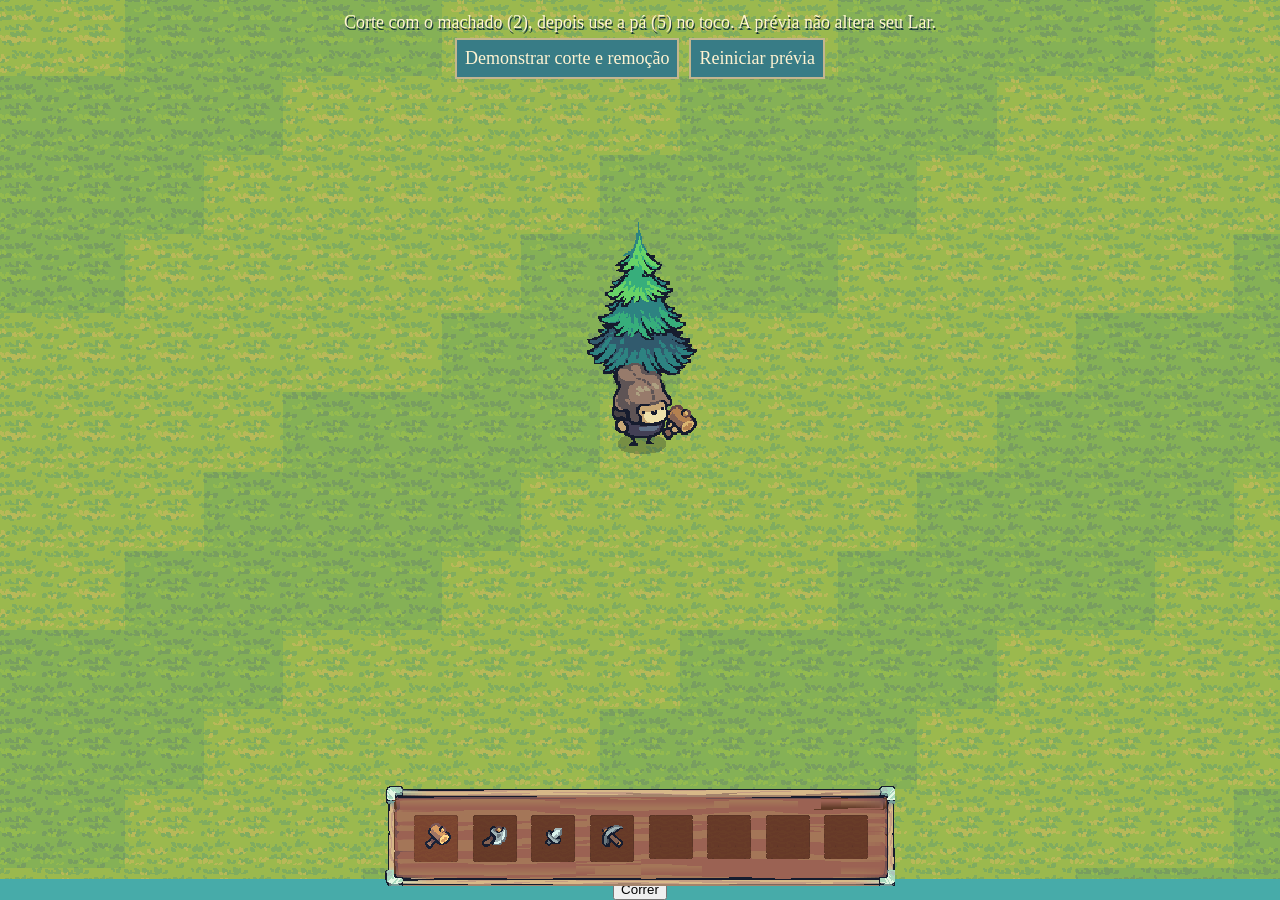
<file: assets/tools/pawn-shovel/stump-preview.html>
<!doctype html><html lang="pt-BR"><head><meta charset="utf-8"><meta name="viewport" content="width=device-width,initial-scale=1"><base href="../../../"><title>Prévia — remover tocos com a pá</title><link rel="stylesheet" href="styles/game.css">
<style>.preview-controls{position:absolute;top:12px;left:12px;right:12px;z-index:4;text-align:center;color:#fff5d0;font:18px Georgia;text-shadow:1px 2px #163539}.preview-controls button{font:inherit;padding:8px;margin:5px;background:#387c86;color:#fff3d1;border:2px solid #c3b68f}.preview-controls p{margin:5px}#preview-status{max-width:640px;margin:auto}</style>
<script src="src/world/buildings.js" defer></script><script src="src/world/map-generator.js" defer></script><script src="src/world/collisions.js" defer></script><script src="src/world/encounter.js" defer></script><script src="src/input/controls.js" defer></script><script src="src/actors/pawn-animation.js" defer></script><script src="src/actors/pawn.js" defer></script><script src="src/world/home-inventory.js" defer></script><script src="src/assets.js" defer></script><script src="src/render/scene.js" defer></script></head>
<body><main><canvas id="world" aria-label="Prévia interativa de corte e remoção do toco"></canvas><div class="preview-controls"><p id="preview-status" role="status">Carregando a prévia…</p><button id="demo" type="button" disabled>Demonstrar corte e remoção</button><button id="reset" type="button">Reiniciar prévia</button></div>
<aside id="home-inventory"><button class="inventory-toggle" type="button"><img src="assets/tiny-swords/UI Elements/UI Elements/Icons/Icon_08.png" alt="Inventário"></button><div class="inventory-slots"></div></aside><div id="joystick"><i></i></div><button id="sprint" type="button">Correr</button></main>
<script>
window.addEventListener('DOMContentLoaded',async()=>{
const key='cripta.preview.stump.v1',canvas=document.querySelector('#world'),status=document.querySelector('#preview-status');
const mask=v=>Array.from({length:50},()=>Array(50).fill(v));
const tree={kind:'tree',variant:1,x:25,y:25,hill:0,phase:0};
const map={name:'Lar',theme:0,land:mask(true),surface:mask(true),dry:mask(true),wet:mask(false),raised:mask(false),paths:mask(false),pools:mask(false),heights:mask(0),layers:[],stairs:[],decorations:[tree],sheep:[],spawn:{x:25.5,y:26.6}};
const pawn=createPawn(createControls(canvas));pawn.setCharacter('pawn');pawn.spawn(map);
const inventory=createHomeInventory(canvas,pawn,{storageKey:key});inventory.attach(map);
const press=code=>window.dispatchEvent(new KeyboardEvent('keydown',{code}));const release=()=>window.dispatchEvent(new KeyboardEvent('keyup',{code:'KeyJ'}));let auto=false,stage='tree',last=0,wait=0;
document.querySelector('#reset').onclick=()=>{localStorage.removeItem(key);location.reload();};
document.querySelector('#demo').onclick=()=>{if(tree.removed){status.textContent='O terreno já está livre. Reinicie a prévia para repetir.';return;}auto=true;stage=tree.felled?'stump':'tree';press(tree.felled?'Digit5':'Digit2');press('KeyJ');};
try{const draw=createScene(canvas,await loadImages(),{matches:false});document.querySelector('#demo').disabled=false;
function frame(time){requestAnimationFrame(frame);const dt=last?Math.min(.05,(time-last)/1000):0;last=time;inventory.update(dt);pawn.update(map,dt);
if(auto&&stage==='tree'&&tree.felled){release();press('Digit5');stage='wait';wait=.4;}
if(auto&&stage==='wait'){wait-=dt;if(wait<=0){stage='stump';press('KeyJ');}}
if(auto&&tree.removed){release();auto=false;}
status.textContent=tree.removed?'Terreno livre: este toco não volta, mesmo após uma hora ou ao recarregar.':tree.felled?'Toco restante: equipe a pá (5) e segure J ou pressione o cenário perto dele.':'Corte com o machado (2), depois use a pá (5) no toco. A prévia não altera seu Lar.';
draw(map,pawn,time);}
requestAnimationFrame(frame);}catch(error){status.textContent=error.message;}
});</script></body></html>
</file>
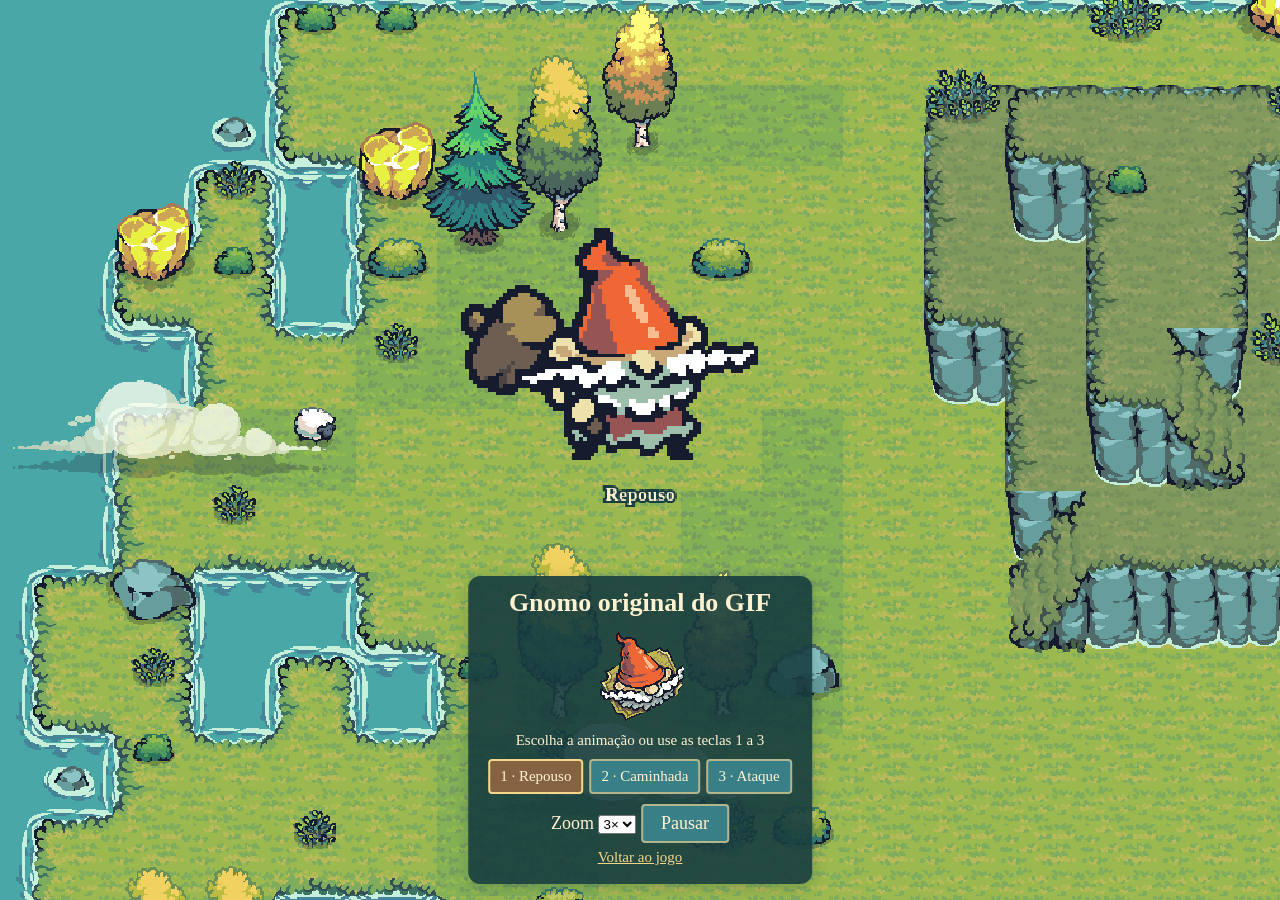
<file: assets/tools/pawn-shovel/idle-v4/gnome-preview.html>
<!doctype html>
<html lang="pt-BR"><head><meta charset="utf-8"><meta name="viewport" content="width=device-width,initial-scale=1"><base href="../../../../"><title>Gnomo — prévia de animações</title>
<style>*{box-sizing:border-box}body{margin:0;background:#49a7a7;color:#fff2d0;font:18px Georgia,serif}#world{display:block;width:100vw;height:100svh;image-rendering:pixelated}.controls{position:fixed;bottom:max(16px,env(safe-area-inset-bottom));max-height:calc(100svh - 32px);overflow-y:auto;left:50%;transform:translateX(-50%);width:max-content;max-width:94vw;text-align:center;padding:12px 20px;background:#193e40e8;border-radius:12px;box-shadow:0 4px 16px #153b3d40}h1{font-size:clamp(18px,4vw,26px);margin:0 0 8px}button{font:inherit;cursor:pointer;color:inherit;background:#397f88;border:2px solid #b3b58b;border-radius:4px;padding:7px 18px}p{margin:6px 0;font-size:15px}#status:empty{display:none}nav{display:flex;flex-wrap:wrap;justify-content:center;gap:6px;max-width:660px;margin:10px 0}nav button{font-size:15px;padding:7px 10px}button[aria-pressed="true"]{background:#856342;border-color:#f5d68b}button:focus-visible{outline:3px solid #fff2d0;outline-offset:3px}</style>
<script src="src/world/buildings.js" defer></script><script src="src/world/map-generator.js" defer></script><script src="src/world/collisions.js" defer></script><script src="src/world/home-inventory.js" defer></script><script src="src/assets.js" defer></script><script src="src/render/scene.js" defer></script><script src="assets/tools/pawn-shovel/idle-v4/gnome-preview.js" defer></script></head><body><canvas id="world" aria-label="Gnomo do martelo no Lar com a animação selecionada"></canvas><div class="controls"><h1>Gnomo original do GIF</h1><img src="assets/gnome/reference-extract/Badge.png" alt="Retrato do gnomo com emblema" style="display:block;width:auto;max-width:40vw;height:100px;image-rendering:pixelated;margin:0 auto"><p>Escolha a animação ou use as teclas 1 a 3</p><nav aria-label="Animações do gnomo"><button data-tool="Idle">1 · Repouso</button><button data-tool="Run">2 · Caminhada</button><button data-tool="Strike">3 · Ataque</button></nav><label>Zoom <select id="zoom"><option value="1">1×</option><option value="2">2×</option><option value="3" selected>3×</option><option value="4">4×</option></select></label> <button id="pause" type="button" aria-pressed="false">Pausar</button><p><a href="index.html" style="color:#f5d68b">Voltar ao jogo</a></p><p id="status" role="status">Carregando cenário…</p></div></body></html>
</file>
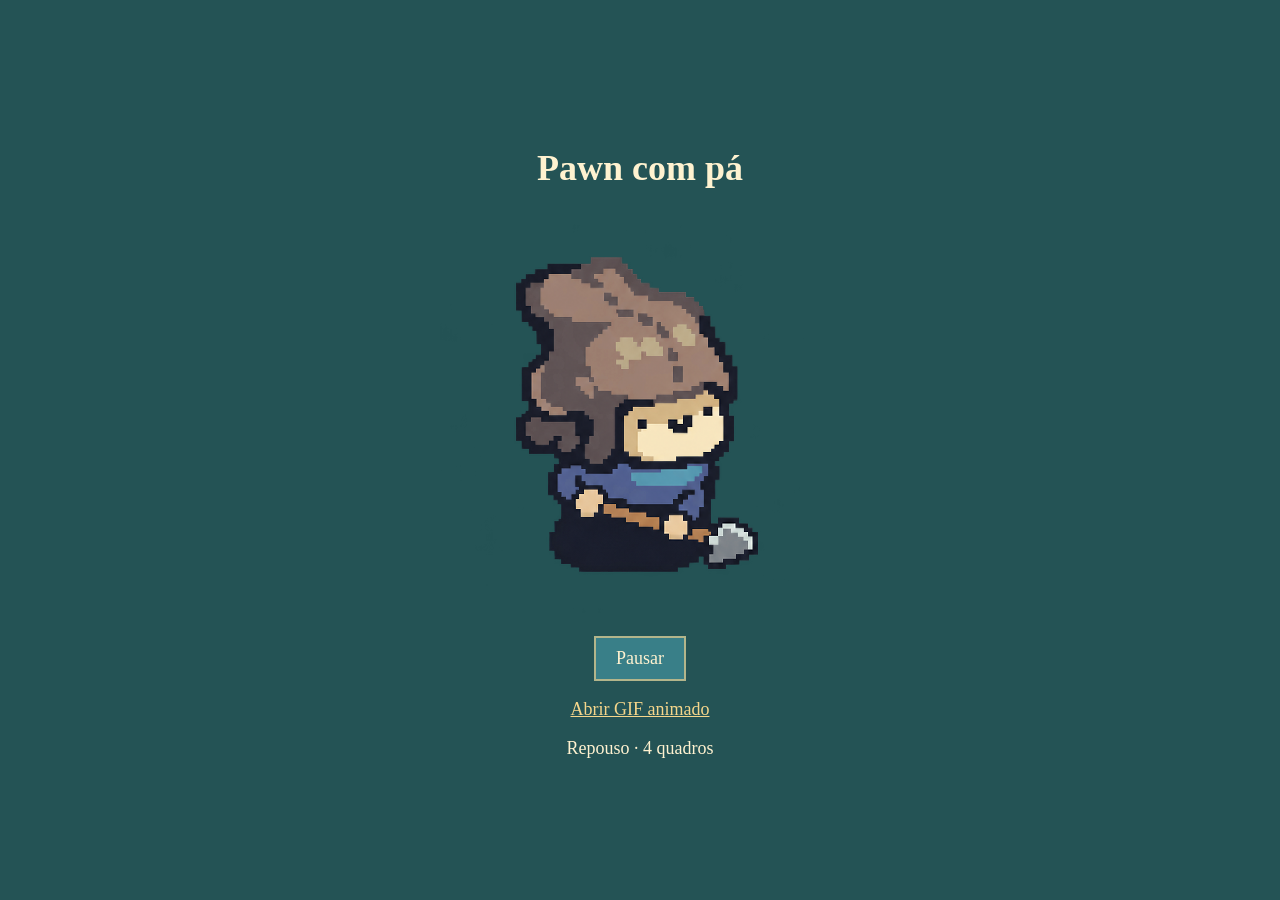
<file: assets/tools/pawn-shovel/idle-v4/preview.html>
<!doctype html><html lang="pt-BR"><meta charset="utf-8"><meta name="viewport" content="width=device-width,initial-scale=1"><title>Pawn com pá — Idle</title><style>body{margin:0;min-height:100svh;display:grid;place-items:center;background:#245355;color:#fff2d0;font:18px Georgia,serif}main{text-align:center;padding:20px}canvas{width:min(400px,85vw);height:auto;image-rendering:pixelated;background:#245355}button{font:inherit;background:#397f88;color:#fff2d0;border:2px solid #b3b58b;padding:10px 20px;cursor:pointer}a{color:#f5d68b}</style><main><h1>Pawn com pá</h1><canvas width="640" height="640" aria-label="Animação de repouso do Pawn segurando a pá"></canvas><p><button type="button">Pausar</button></p><p><a href="Pawn_Idle_Shovel-animated.gif">Abrir GIF animado</a></p><p role="status">Carregando…</p></main><script>const image=new Image(),canvas=document.querySelector('canvas'),ctx=canvas.getContext('2d'),button=document.querySelector('button');let playing=true;ctx.imageSmoothingEnabled=false;image.onload=()=>{document.querySelector('[role=status]').textContent='Repouso · 4 quadros';requestAnimationFrame(tick)};image.onerror=()=>document.querySelector('[role=status]').textContent='Não foi possível carregar os quadros.';image.src='Pawn_Idle_Shovel-sheet.png';let frame=0,last=0;function tick(time){if(playing&&time-last>=220){frame=(frame+1)%4;last=time}ctx.clearRect(0,0,640,640);ctx.drawImage(image,(frame%2)*640,Math.floor(frame/2)*640,640,640,0,0,640,640);requestAnimationFrame(tick)}button.onclick=()=>{playing=!playing;button.textContent=playing?'Pausar':'Continuar'};</script></html>
</file>
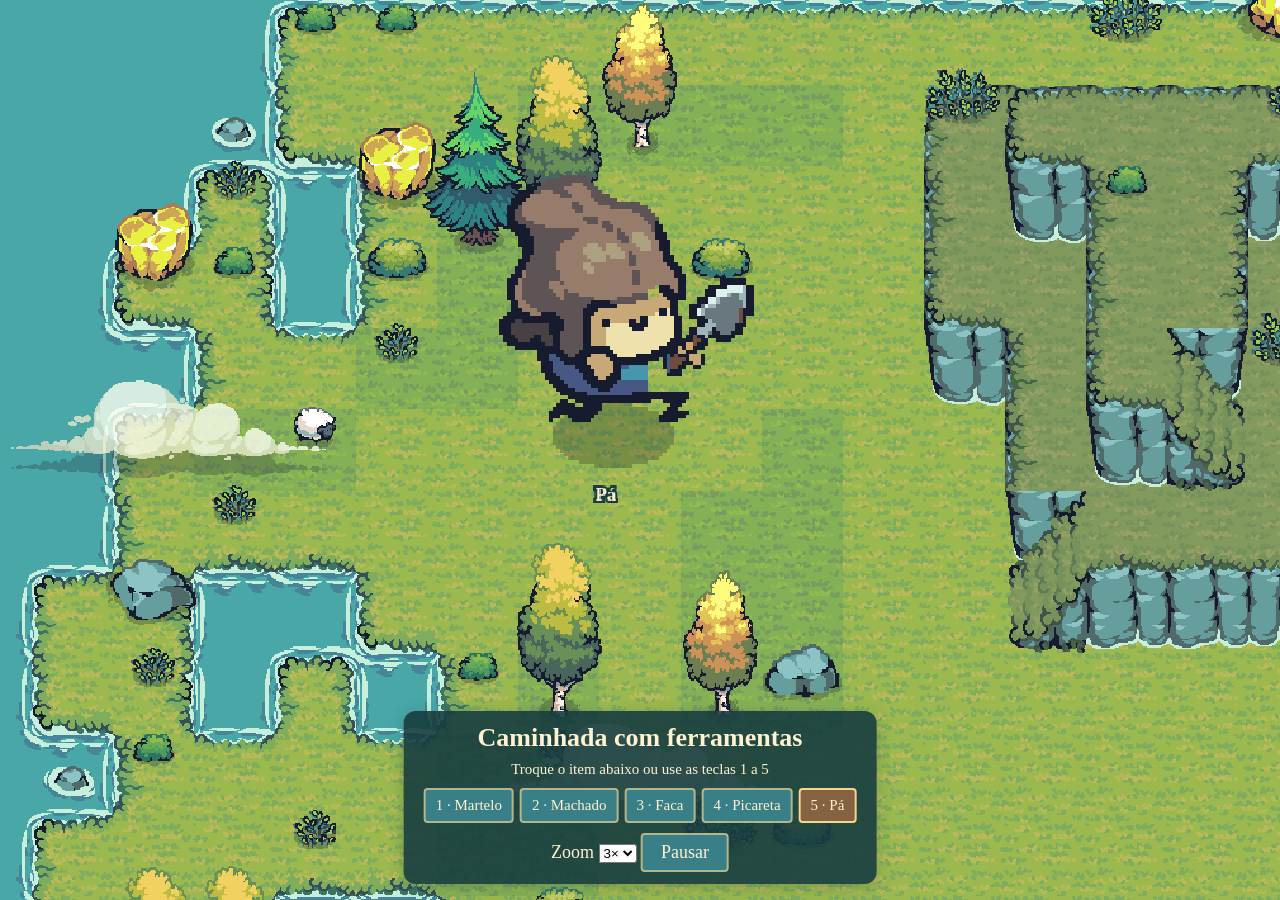
<file: assets/tools/pawn-shovel/idle-v4/walk-preview.html>
<!doctype html>
<html lang="pt-BR"><head><meta charset="utf-8"><meta name="viewport" content="width=device-width,initial-scale=1"><base href="../../../../"><title>Pawn — caminhada e ferramentas</title>
<style>*{box-sizing:border-box}body{margin:0;background:#49a7a7;color:#fff2d0;font:18px Georgia,serif}#world{display:block;width:100vw;height:100svh;image-rendering:pixelated}.controls{position:fixed;bottom:max(16px,env(safe-area-inset-bottom));max-height:calc(100svh - 32px);overflow-y:auto;left:50%;transform:translateX(-50%);width:max-content;max-width:94vw;text-align:center;padding:12px 20px;background:#193e40e8;border-radius:12px;box-shadow:0 4px 16px #153b3d40}h1{font-size:clamp(18px,4vw,26px);margin:0 0 8px}button{font:inherit;cursor:pointer;color:inherit;background:#397f88;border:2px solid #b3b58b;border-radius:4px;padding:7px 18px}p{margin:6px 0;font-size:15px}#status:empty{display:none}nav{display:flex;flex-wrap:wrap;justify-content:center;gap:6px;max-width:660px;margin:10px 0}nav button{font-size:15px;padding:7px 10px}button[aria-pressed="true"]{background:#856342;border-color:#f5d68b}button:focus-visible{outline:3px solid #fff2d0;outline-offset:3px}</style>
<script src="src/world/buildings.js" defer></script><script src="src/world/map-generator.js" defer></script><script src="src/world/collisions.js" defer></script><script src="src/world/home-inventory.js" defer></script><script src="src/assets.js" defer></script><script src="src/render/scene.js" defer></script><script src="assets/tools/pawn-shovel/idle-v4/walk-preview.js" defer></script></head><body><canvas id="world" aria-label="Pawn caminhando no Lar com a ferramenta selecionada"></canvas><div class="controls"><h1>Caminhada com ferramentas</h1><p>Troque o item abaixo ou use as teclas 1 a 5</p><nav aria-label="Ferramentas"><button data-tool="Hammer">1 · Martelo</button> <button data-tool="Axe">2 · Machado</button> <button data-tool="Knife">3 · Faca</button> <button data-tool="Pickaxe">4 · Picareta</button> <button data-tool="Shovel">5 · Pá</button></nav><label>Zoom <select id="zoom"><option value="1">1×</option><option value="2">2×</option><option value="3" selected>3×</option><option value="4">4×</option></select></label> <button id="pause" type="button" aria-pressed="false">Pausar</button><p id="status" role="status">Carregando cenário…</p></div></body></html>
</file>
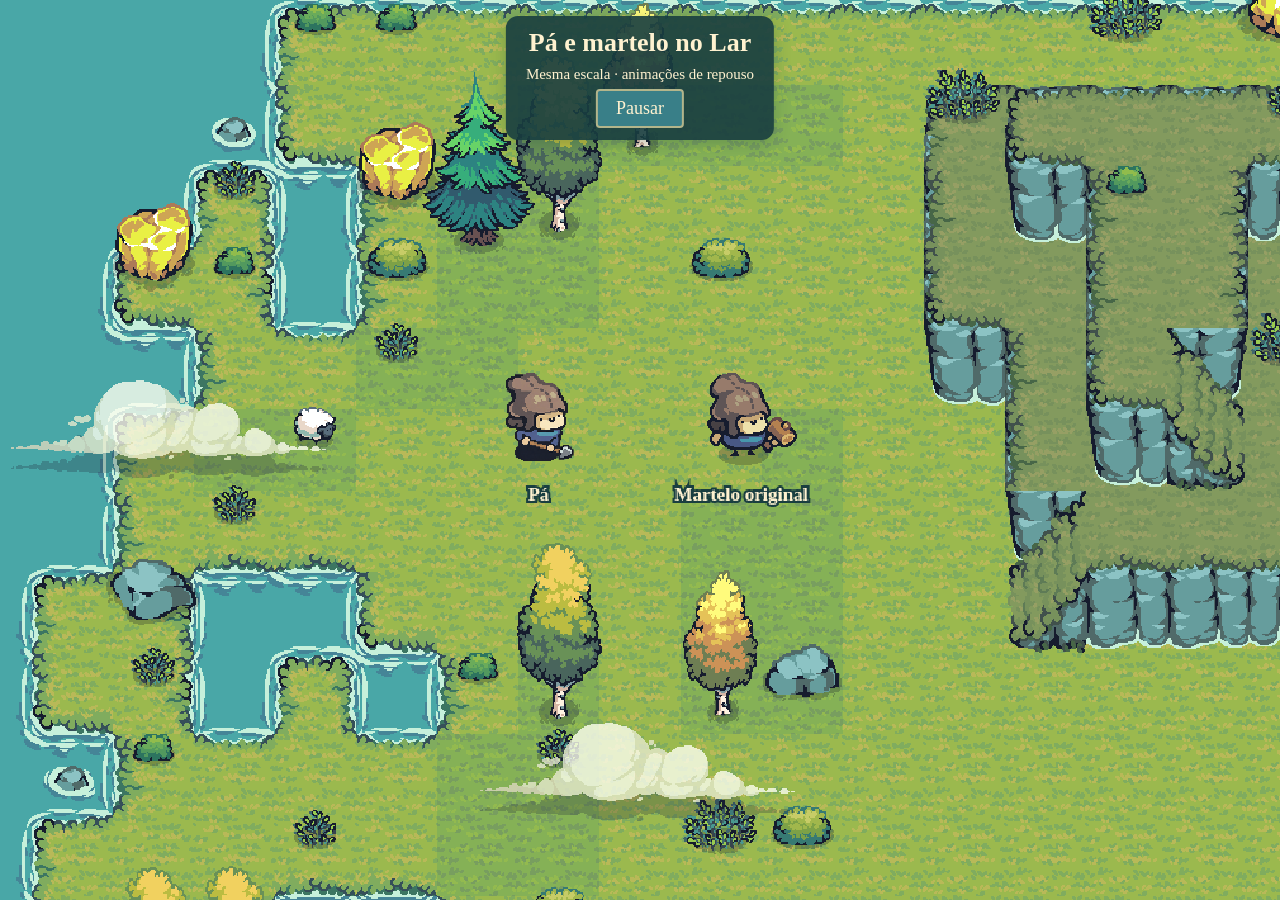
<file: assets/tools/pawn-shovel/idle-v4/world-preview.html>
<!doctype html>
<html lang="pt-BR"><head><meta charset="utf-8"><meta name="viewport" content="width=device-width,initial-scale=1"><base href="../../../../"><title>Pá e martelo — repouso no Lar</title>
<style>*{box-sizing:border-box}body{margin:0;background:#49a7a7;color:#fff2d0;font:18px Georgia,serif}#world{display:block;width:100vw;height:100svh;image-rendering:pixelated}.controls{position:fixed;top:16px;left:50%;transform:translateX(-50%);width:max-content;max-width:94vw;text-align:center;padding:12px 20px;background:#193e40e8;border-radius:12px;box-shadow:0 4px 16px #153b3d40}h1{font-size:clamp(18px,4vw,26px);margin:0 0 8px}button{font:inherit;cursor:pointer;color:inherit;background:#397f88;border:2px solid #b3b58b;border-radius:4px;padding:7px 18px}p{margin:6px 0;font-size:15px}#status:empty{display:none}</style>
<script src="src/world/buildings.js" defer></script><script src="src/world/map-generator.js" defer></script><script src="src/world/collisions.js" defer></script><script src="src/world/home-inventory.js" defer></script><script src="src/assets.js" defer></script><script src="src/render/scene.js" defer></script><script src="assets/tools/pawn-shovel/idle-v4/world-preview.js" defer></script></head><body><canvas id="world" aria-label="Pawn com pá e Pawn original com martelo, lado a lado em repouso no Lar"></canvas><div class="controls"><h1>Pá e martelo no Lar</h1><p>Mesma escala · animações de repouso</p><button id="pause" type="button" aria-pressed="false">Pausar</button><p id="status" role="status">Carregando cenário…</p></div></body></html>
</file>
<file: styles/game.css>
* { box-sizing: border-box; }
html, body { margin: 0; width: 100%; height: 100%; overflow: hidden; background: #47aba9; }
body { font-family: system-ui, sans-serif; color: #214d50; touch-action:pan-x pan-y; }
main { position: relative; width: 100%; height: 100%; height: 100dvh; display: grid; place-items: center; }
canvas { display: block; width: 100%; height: 100%; object-fit: contain; image-rendering: pixelated; }
canvas { touch-action: none; user-select: none; min-width: 0; min-height: 0; }
main { grid-template: minmax(0, 1fr) / minmax(0, 1fr); }
#loading { position: absolute; font-size: 13px; }
#loading[hidden] { display: none; }
#character-banner {
  position: absolute;
  top: max(12px, env(safe-area-inset-top));
  left: max(10px, env(safe-area-inset-left));
  font: bold clamp(25px, 4.9vmin, 36px)/1.2 Georgia, serif;
  color: #fffbea;
  text-shadow: 0 2px #284459;
  padding: .42em 1.45em .5em 2.45em;
  margin-top: .42em;
  border-image: url('../assets/ui/ribbon-blue.png') 20 96 12 96 fill / .36em 1.18em .27em / 0 stretch;
  image-rendering: pixelated;
  pointer-events: none;
  user-select: none;
}
#character-banner img {
  position: absolute;
  width: 4.3em;
  height: 4.3em;
  left: -1.25em;
  top: 50%;
  transform: translateY(-50%);
}
.sr-only { position: absolute; width: 1px; height: 1px; overflow: hidden; clip-path: inset(50%); }
@media (prefers-reduced-motion: reduce) { button { transition: none; } }
#joystick { position: absolute; bottom: max(16px, env(safe-area-inset-bottom)); left: max(16px, env(safe-area-inset-left)); width: clamp(76px, 15vmin, 112px); aspect-ratio: 1; border: 2px solid #fff7d78c; background: #174d5440; border-radius: 50%; touch-action: none; user-select: none; cursor: grab; }
#joystick:active { cursor: grabbing; }
#joystick i { position: absolute; inset: 32%; border: 1px solid #fff6d6af; border-radius: 50%; background: #fffae385; box-shadow: 0 2px 5px #234d5033; }
#joystick span { position: absolute; color: #ffffe1dd; font: 16px/1 system-ui; transform: translate(-50%, -50%); pointer-events: none; }
.north { left: 50%; top: 14%; } .south { left: 50%; top: 86%; }
.west { left: 14%; top: 50%; } .east { left: 86%; top: 50%; }

#joystick { display: none; }
@media (hover: none) and (pointer: coarse) { #joystick { display: block; } }

#adventure-dialog {
  width: min(760px, 96vw);
  max-height: 96dvh;
  padding: 12px 16px;
  border: 0;
  background: transparent;
  color: #493c2c;
  overflow: auto;
  outline: none;
}
#adventure-dialog::backdrop { background: #102b36a8; backdrop-filter: blur(3px); }
.adventure-panel {
  position: relative;
  min-height: 280px;
  padding: 32px 12px 24px;
  border: solid transparent;
  border-width: 22px 32px 36px;
  border-image: url('../assets/ui/parchment.png') 68 84 112 100 fill / 22px 32px 36px / 0 stretch;
  text-align: center;
  image-rendering: pixelated;
}
#adventure-title {
  position: relative;
  width: 100%;
  min-height: 100px;
  margin: 0 0 8px;
  padding: 14px 8px;
  border: solid transparent;
  border-width: 14px 48px 10px;
  border-image: url('../assets/ui/ribbon-blue.png') 20 96 12 96 fill / 14px 48px 10px / 0 stretch;
  display: grid;
  place-items: center;
  color: #fff6d8;
  font: 600 clamp(23px, 3.8vw, 32px)/1.2 Palatino, 'Palatino Linotype', Georgia, serif;
  text-shadow: 2px 2px #294b57;
  text-wrap: balance;
  overflow-wrap: anywhere;
  image-rendering: pixelated;
}

.dialog-actions { display: flex; justify-content: center; align-items: center; gap: 40px; min-height: 150px; }
.icon-button {
  border: 0;
  outline: 0;
  box-shadow: none;
  background: transparent;
  padding: 8px;
  cursor: pointer;
  touch-action: manipulation;
  -webkit-tap-highlight-color: transparent;
}
.icon-button img { display: block; width: 96px; height: 96px; image-rendering: pixelated; }
.icon-button:hover, .icon-button:focus-visible { transform: translateY(-3px) scale(1.08); filter: drop-shadow(0 0 5px #fdf7c9); }
.icon-button:active { transform: scale(.94); }
.dialog-cancel { display: none; position: absolute; right: -18px; top: -22px; z-index: 2; }
.dialog-cancel img { width: 48px; height: 48px; }
.selecting .dialog-cancel { display: block; }
.character-options { display: grid; grid-template-columns: repeat(4, minmax(0,1fr)); gap: 12px; align-items: center; }
.character-choice {
  min-width: 0;
  padding: 8px 0;
  border: 0;
  outline: 0;
  box-shadow: none;
  background: transparent;
  color: #493c2c;
  font: 600 18px/1.3 Palatino, Georgia, serif;
  cursor: pointer;
  transition: transform .15s, filter .15s;
  touch-action: manipulation;
  -webkit-tap-highlight-color: transparent;
}
.character-choice img { transform: scale(1.1); transform-origin: center; display: block; width: 100%; max-width: 160px; aspect-ratio: 1; object-fit: contain; margin: 8px auto 16px; image-rendering: pixelated; }
.character-choice:hover, .character-choice:focus-visible { transform: translateY(-6px) scale(1.08); filter: drop-shadow(0 0 5px #fff9cd) brightness(1.08); }
.character-choice:active { transform: scale(.96); }
.dialog-actions[hidden], .character-options[hidden] { display: none; }
@media (max-width: 480px) {
  #adventure-dialog { padding: 12px; }
  .adventure-panel { padding: 22px 0 20px; border-left-width: 24px; border-right-width: 24px; }
  #adventure-title { border-left-width: 32px; border-right-width: 32px; border-image-width: 14px 32px 10px; min-height: 104px; padding: 12px 4px; }
  .character-options { grid-template-columns: repeat(2, minmax(0,1fr)); gap: 8px 12px; }
  .character-choice img { width: clamp(92px, 29vw, 132px); max-width: 100%; }
  .dialog-actions { gap: 22px; }
  .icon-button img { width: 84px; height: 84px; }
  .dialog-cancel img { width: 44px; height: 44px; }
}
@media (prefers-reduced-motion: reduce) { .character-choice { transition: none; } }
.vitals { display:block;position:absolute;top:100%;left:0;width:100%;color:#fff4ce;font:700 15px/1.2 Georgia,serif;text-shadow:0 1px 3px #162833; }
#resources,#battle-buttons { position:absolute;display:flex;align-items:center;gap:.4rem; }
#resources { top:max(12px,env(safe-area-inset-top));right:max(10px,env(safe-area-inset-right));flex-direction:column;align-items:flex-end;color:#fff5cf;background:transparent;padding:4px 8px;font:bold 16px Georgia,serif;text-shadow:0 2px 3px #213c44; }
#resources button,#battle-buttons button { color:#fff5cf;background:#214453aa;border:1px solid #ffedbf88;border-radius:50%;cursor:pointer;touch-action:none; }
#settings { font-size:20px;width:34px;height:34px; }
#resources span { display:flex;align-items:center; }
#resources img { width:34px;height:34px;image-rendering:pixelated; }
#resources #remaining { gap:5px; }
#resources #remaining img { width:55.545px;height:58.19px;object-fit:contain; }
#resources #settings { order:-1;background:transparent;border:0;padding:0;width:42px;height:42px; }
#resources #settings img { width:42px;height:42px; }
#battle-buttons { right:16px;bottom:max(16px,env(safe-area-inset-bottom)); }
#battle-buttons button { width:48px;height:48px;font-size:24px;user-select:none; }
#battle-buttons[hidden],#remaining[hidden],#life[hidden] { display:none; }
#battle-notice { position:absolute;top:23%;justify-self:center;max-width:86%;padding:10px 18px;border-radius:6px;background:#243d46eb;color:#fff4ca;text-align:center;pointer-events:none; }
#preferences,#game-over { width:min(520px,94vw);max-height:90dvh;padding:12px;color:#493c2c;background:transparent;border:0;font:600 18px/1.5 Georgia,serif; }
#preferences h2,#game-over h2 { color:#fff6d8;text-shadow:2px 2px #294b57;font-size:clamp(23px,4vw,32px);text-align:center;margin:0 0 8px;padding:20px 12px;border-image:url('../assets/ui/ribbon-blue.png') 20 96 12 96 fill / 14px 48px 10px / 0 stretch;image-rendering:pixelated; }
#preferences::backdrop,#game-over::backdrop { background:#102b3699; }
#preferences .adventure-panel { position:relative;min-height:180px;display:grid;place-items:center;padding-right:56px; }
.preferences-close { position:absolute;right:-12px;top:-12px; }
.preferences-close img { width:48px;height:48px; }
#retry { display:flex;flex-direction:column;align-items:center;margin:auto;color:#493c2c;font:600 20px/1.3 Georgia,serif; }
#game-over .adventure-panel { padding:24px 12px; }
@media(max-width:480px){#resources {flex-direction:column;gap:3px;}}

#home-inventory {
  position:absolute;
  bottom:max(14px,env(safe-area-inset-bottom));
  left:50%;
  transform:translateX(-50%);
  width:min(510px,94vw);
  padding:6px 6px 3px;
  border:solid transparent;
  border-width:18px 16px 16px 18px;
  border-image:url('../assets/ui/inventory-wood.png') 36 32 32 36 fill / 18px 16px 16px 18px / 0 stretch;
  image-rendering:pixelated;
}
#home-inventory[hidden] { display:none; }
.inventory-slots { display:grid;grid-template-columns:repeat(8,minmax(0,1fr));gap:5px; }
.inventory-slots button {
  position:relative;aspect-ratio:1;min-width:0;padding:4px;border:2px solid transparent;
  background:url('../assets/ui/inventory-slot-dark.png') center/100% 100% no-repeat;
  border-radius:0;cursor:pointer;touch-action:manipulation;
}
.inventory-slots button.selected { filter:brightness(1.2); }
.inventory-slots button:focus-visible { outline:3px solid #fff3bb;outline-offset:2px; }
.inventory-slots img { width:100%;height:100%;object-fit:contain;pointer-events:none;transform:scale(1.4); }
.inventory-slots img[hidden] { display:none; }
.inventory-slots b { position:absolute;right:4px;bottom:2px;color:#fff8d7;text-shadow:1px 1px #493923;font:bold 16px Georgia,serif;pointer-events:none; }
.inventory-toggle { display:none; }
@media (hover:none) and (pointer:coarse), (max-width:600px) {
  #joystick { width:clamp(92px,18vmin,134px); }
  #home-inventory {
    left:max(8px,env(safe-area-inset-left));right:auto;top:26%;bottom:23%;
    transform:none;width:clamp(108px,28vw,124px);max-height:none;
    padding:4px;border-width:18px 16px 16px 18px;
    border-image-width:18px 16px 16px 18px;overflow:visible;
    display:flex;flex-direction:column;
  }
  .inventory-slots {
    grid-template-columns:1fr;gap:5px;min-height:0;overflow-y:auto;overflow-x:hidden;
    overscroll-behavior:contain;scrollbar-width:thin;
  }
  .inventory-slots button { min-height:64px;flex-shrink:0;padding:2px; }
  .inventory-slots img { transform:scale(1.4); }
  .inventory-toggle {
    position:absolute;display:block;left:-12px;bottom:calc(100% + 22px);
    padding:0;width:46px;height:46px;border:0;background:transparent;
    cursor:pointer;touch-action:manipulation;
  }
  .inventory-toggle img { width:100%;height:100%;transform:rotate(0deg);transition:transform .18s ease; }
  #home-inventory.collapsed {
    left:0;
    transform:translateX(calc(-100% + 18px));
  }
  #home-inventory.collapsed .inventory-slots { visibility:hidden;pointer-events:none; }
  #home-inventory.collapsed .inventory-toggle { left:auto;right:-46px; }
  #home-inventory.collapsed .inventory-toggle img { transform:rotate(180deg); }
}
@media (hover:hover) and (pointer:fine) {
  html,body,canvas { cursor:url('../assets/ui/cursor-01.png') 1 1,default; }
  button,.icon-button,.character-choice,.inventory-slots button,#resources button,#battle-buttons button {
    cursor:url('../assets/ui/cursor-02.png') 9 1,pointer;
  }
  button:disabled { cursor:url('../assets/ui/cursor-03.png') 14 14,not-allowed; }
}
@media (prefers-reduced-motion:reduce) {
  .inventory-toggle img { transition:none; }
}

#home-inventory .inventory-slots img.gold-item {
  position:absolute;
  left:50%;
  top:50%;
  width:24px;
  height:24px;
  transform:translate(-50%,-50%);
}

#guard { display:grid;place-items:center;padding:4px; }
#guard img { width:100%;height:100%;object-fit:contain;image-rendering:pixelated;pointer-events:none; }

#guard[hidden] { display:none; }

@media (hover:none) and (pointer:coarse), (max-width:600px) {
  #guard { display:grid; }
}
#controls-toggle { margin:14px 0;padding:9px 24px;border:2px solid #537a78;border-radius:6px;background:#397e87;color:#fff6d8;font:inherit; }
#controls-toggle:hover,#controls-toggle:focus-visible { background:#286573; }
#controls-help { width:100%;font-size:16px;line-height:1.5; }
#controls-help[hidden] { display:none; }
#controls-help h3 { margin:16px 0 6px;font-size:18px; }
#controls-help ul { padding-left:20px;margin:0; }
#controls-help li { margin:6px 0; }
#controls-help p { margin:6px 0; }

#home-menu { width:min(880px,96vw);max-height:94dvh;padding:6px;border:0;background:transparent;color:#493c2c;font:600 17px/1.4 Georgia,serif;overflow:auto; }
#home-menu::backdrop { background:#102b3699;backdrop-filter:blur(3px); }
.construction-table { position:relative;padding:12px;border:solid transparent;border-width:22px;border-image:url('../assets/ui/inventory-wood.png') 36 32 32 36 fill /22px/0 stretch;image-rendering:pixelated; }
.construction-ribbon { border:solid transparent;border-width:10px 30px;border-image:url('../assets/ui/ribbon-blue.png') 20 96 12 96 fill /10px 30px/0 stretch;color:#fff6d8;text-shadow:1px 2px #294b57; }
#home-menu-title { text-align:center;margin:0 36px 16px;font-size:clamp(23px,5vw,32px); }
.home-menu-close { position:absolute;right:-12px;top:-12px;z-index:1; }
.home-menu-close img { width:44px;height:44px; }
.construction-cloth { padding:18px 12px;border:solid transparent;border-width:16px;border-image:url('../assets/ui/construction-cloth.png') 32 fill /16px/0 stretch;text-align:center; }
#home-menu-root { min-height:150px;display:grid;place-items:center; }
#home-menu-root[hidden],#construction-catalog[hidden] { display:none; }
#house-options { display:grid;grid-template-columns:repeat(2,minmax(0,1fr));gap:24px 18px; }
.house-plan h3 { margin:0;font-size:18px; }
.house-preview { width:128px;height:192px;object-fit:contain;image-rendering:pixelated; }
.construction-cost { display:flex;flex-wrap:wrap;justify-content:center;gap:10px;align-items:center;margin:-10px -8px 10px; }
.construction-cost span { display:flex;align-items:center;gap:3px; }
.construction-cost img { width:30px;height:30px;object-fit:contain; }
.wood-action { padding:9px 18px;background:#754a32;color:#fff4d5;border:2px solid #ab8050;border-radius:4px;font:inherit; }
.wood-action:hover:not(:disabled),.wood-action:focus-visible { background:#915f3b; }
.wood-action:disabled { opacity:.5;cursor:url('../assets/ui/cursor-03.png') 14 14,not-allowed; }
#construction-status { margin:20px 0;font-size:15px; }
@media (max-width:540px) {
  #home-menu { padding:4px; }
  .construction-table { padding:6px;border-width:16px; }
  .construction-cloth { padding:12px 3px;border-width:10px; }
  #house-options { grid-template-columns:1fr; }
  .house-preview { width:112px;height:168px; }
  .construction-cost { max-width:280px;margin:-6px auto 12px; }
}

/* Original SmallBlueSquareButton sprites preserve the package borders. */
.wood-action { padding:10px 22px;border:solid transparent;border-width:10px;border-image:url('../assets/tiny-swords/UI Elements/UI Elements/Buttons/SmallBlueSquareButton_Regular.png') 32 fill /16px/0 stretch;border-radius:0;background:transparent;color:#fff6d8;text-shadow:1px 2px #294b57;image-rendering:pixelated;transition:filter .15s,transform .1s; }
.wood-action:hover:not(:disabled),.wood-action:focus-visible { background:transparent;filter:brightness(1.12); }
.wood-action:active:not(:disabled) { border-image-source:url('../assets/tiny-swords/UI Elements/UI Elements/Buttons/SmallBlueSquareButton_Pressed.png');transform:translateY(2px); }
.wood-action:focus-visible { outline:2px solid #fff6d8;outline-offset:3px; }
#construction-status:empty { display:none; }
#construction-back { margin-top:20px; }
#home-menu:not(.catalog-open) { width:min(440px,94vw); }
/* Complete nine-patch assembled exclusively from Banners/Banner.png. */
#home-menu .construction-table { border-width:28px 32px 40px;border-image:url('../assets/ui/home-banner.png') 64 fill /28px 32px 40px/0 stretch;padding:18px 8px; }
#home-menu .construction-cloth { border:0;padding:8px;background:none; }
#home-menu:not(.catalog-open) .construction-cloth { border:0;padding:0; }
#home-menu:not(.catalog-open) #home-menu-title { border:0;margin:0;color:#493c2c;text-shadow:none; }
#home-menu:not(.catalog-open) #home-menu-root { min-height:160px; }

/* Native-size corners and repeated planks avoid stretching the pixel texture. */
#home-menu.catalog-open .construction-table {
  border-width:36px 32px 32px 36px;
  border-image:none;
  background:url('../assets/ui/construction-wood-tile.png') left top/64px 64px repeat padding-box;
  padding:14px 10px;
}
#home-menu.catalog-open .construction-cloth { border:0;padding:8px;background:none; }
@media (max-width:540px) {
  #home-menu.catalog-open .construction-table { padding:10px 0; }
  #home-menu.catalog-open .construction-cloth { padding:4px 0; }
}

#home-menu { outline:none;overflow:hidden; }
.construction-frame { display:none; }
#home-menu.catalog-open .construction-frame { display:grid;position:absolute;inset:-36px -32px -32px -36px;grid-template-columns:36px minmax(0,1fr) 32px;grid-template-rows:36px minmax(0,1fr) 32px;grid-template-areas:'tl top tr' 'left . right' 'bl bottom br';pointer-events:none; }
.construction-frame i { display:block;background-repeat:no-repeat; }
.construction-frame .tl { grid-area:tl;background-image:url('../assets/ui/construction-edge-tl.png'); }
.construction-frame .top { grid-area:top;background-image:url('../assets/ui/construction-edge-top.png');background-repeat:repeat-x; }
.construction-frame .tr { grid-area:tr;background-image:url('../assets/ui/construction-edge-tr.png'); }
.construction-frame .left { grid-area:left;background-image:url('../assets/ui/construction-edge-left.png');background-repeat:repeat-y; }
.construction-frame .right { grid-area:right;background-image:url('../assets/ui/construction-edge-right.png');background-repeat:repeat-y; }
.construction-frame .bl { grid-area:bl;background-image:url('../assets/ui/construction-edge-bl.png'); }
.construction-frame .bottom { grid-area:bottom;background-image:url('../assets/ui/construction-edge-bottom.png');background-repeat:repeat-x; }
.construction-frame .br { grid-area:br;background-image:url('../assets/ui/construction-edge-br.png'); }
#home-menu.catalog-open .construction-cloth { max-height:max(100px,calc(88dvh - 200px));overflow-y:auto;overflow-x:hidden;overscroll-behavior:contain;scrollbar-width:thin;scrollbar-color:#b18158 #704a35; }
#home-menu .construction-cloth::-webkit-scrollbar { width:8px; }
#home-menu .construction-cloth::-webkit-scrollbar-track { background:#704a35;border-radius:4px; }
#home-menu .construction-cloth::-webkit-scrollbar-thumb { background:#b18158;border:1px solid #d3aa78;border-radius:4px; }
#home-menu .construction-cloth::-webkit-scrollbar-button { display:none; }

#home-menu.catalog-open { width:min(820px,94vw);max-height:90dvh;box-sizing:border-box; }

@media (hover:hover) and (pointer:fine) {
  #world.building-clickable { cursor:url('../assets/ui/cursor-02.png') 9 1,pointer; }
}

@media (hover:hover) and (pointer:fine) {
  #world.building-unavailable { cursor:url('../assets/ui/cursor-03.png') 14 14,not-allowed; }
}

#resources #cancel-construction { position:static;order:2;background:transparent;border:0;padding:0;z-index:5; }
#cancel-construction img { width:56px;height:56px; }
#cancel-construction[hidden] { display:none; }

#resources #confirm-construction { order:3;background:transparent;border:0;padding:0; }
#resources #confirm-construction img { width:56px;height:56px; }
#confirm-construction[hidden] { display:none; }
#confirm-construction:disabled { opacity:.45; }

#house-options .house-preview { width:100%;height:192px;max-width:280px;object-fit:contain; }
@media(max-width:540px){#house-options .house-preview {height:168px;} }

/* Full-width sword below every character banner; level uses its pommel. */
#player-level { display:none; }
.stat-panel { position:relative;width:100%;height:80px;min-width:0; }
.sword-art { z-index:0;position:absolute;inset:0;pointer-events:none;background:url('../assets/ui/sword-panel/sword-complete.png') center/100% 100% no-repeat;image-rendering:pixelated; }
#life,#experience { z-index:1;position:absolute;left:24%;right:17%;width:auto;height:19px;min-width:0;margin:0;text-align:center; }
#life { top:17px; }
#life[hidden] { display:none; }
#experience { top:44px;font:700 11px/19px Georgia,serif;color:#fff4ce;text-shadow:0 1px 2px #162833; }
#vitals[data-world="home"] .stat-panel { height:56px; }
#vitals[data-world="home"] #experience { top:19px; }
#life b,#experience span { position:absolute;inset:0;display:block;margin:0;font:bold 11px/19px Georgia,serif;color:#493c2c;text-shadow:0 1px #fff3d6;z-index:2; }
/* Original SmallBar frame, sliced into fixed caps and a continuous middle. */
#experience .xp-track,#life .health-bar {
 position:relative;height:19px;min-width:28px;image-rendering:pixelated;
 background:url('../assets/ui/xp-bar/left.png') left top/12px 19px no-repeat,
 url('../assets/ui/xp-bar/right.png') right top/12px 19px no-repeat,
 url('../assets/ui/xp-bar/middle.png') center top/calc(100% - 24px) 19px no-repeat;
}
#experience .xp-well,#life .health-well { position:absolute;left:8px;right:8px;top:8px;height:3px;overflow:hidden; }
#experience i,#life .health-bar i { display:block;height:3px;width:var(--xp,0%);max-width:100%;background:url('../assets/ui/xp-bar/fill-green.png') left top/1px 3px repeat-x;transition:width .25s ease-out;image-rendering:pixelated; }
#life .health-bar i { width:var(--health,100%);background-image:url('../assets/ui/sword-panel/fill-red.png'); }
#life b,#experience span { color:#fff4ce;text-shadow:0 1px 2px #162833,1px 0 #162833; }
@media (prefers-reduced-motion:reduce) { #experience i,#life .health-bar i { transition:none; } }

/* Home sword folds away to reveal the current level. */
#home-level-toggle { display:none; }
#vitals[data-world="home"] #home-level-toggle {
 display:block;position:absolute;inset:0;width:100%;height:100%;z-index:4;
 padding:0;border:0;background:transparent;pointer-events:auto;touch-action:manipulation;
 cursor:url('../assets/ui/cursor-02.png') 9 1,pointer;color:#fff4ce;font:bold 20px/1.2 Georgia,serif;text-shadow:0 2px 2px #162833;
}
#home-level-toggle:focus-visible { outline:2px solid #fff4ce;outline-offset:3px; }
#home-level-label {
 display:grid;place-items:center;width:82%;max-width:300px;min-height:44px;margin:auto;padding:6px 32px;
 background:url('../assets/ui/ribbon-red.png') center/100% 100% no-repeat;
 image-rendering:pixelated;color:#fff4ce;text-shadow:0 2px #784b42;
 opacity:0;transform:scale(.8);transition:opacity .18s ease,transform .18s ease;
}
#vitals[data-world="home"] .sword-art,#vitals[data-world="home"] #experience {
 transform-origin:center;transition:transform .28s ease,opacity .22s ease;
}
#vitals[data-world="home"][data-show-level="true"] .sword-art,
#vitals[data-world="home"][data-show-level="true"] #experience { transform:scale(.15);opacity:0; }
#vitals[data-world="home"][data-show-level="true"] #home-level-label { opacity:1;transform:scale(1);transition-delay:.18s; }
@media(prefers-reduced-motion:reduce) {
 #vitals[data-world="home"] .sword-art,#vitals[data-world="home"] #experience,#home-level-label { transition:none; }
}
/* Adventure map: original Banner parchment, no instructional captions. */
#adventure-dialog.map-view {
 width:min(760px,96vw);border:solid transparent;border-width:28px 32px 40px;
 border-image:url('../assets/ui/home-banner.png') 64 fill /28px 32px 40px/0 stretch;
 padding:12px 10px;image-rendering:pixelated;position:relative;
}
#adventure-dialog.map-view .adventure-panel { border:0;padding:0;min-height:340px;position:static; }
#adventure-dialog.map-view #adventure-title { width:90%;margin:0 auto;min-height:80px; }
#adventure-dialog.map-view .dialog-cancel { display:block;right:4px;top:4px; }
#adventure-dialog.map-view .dialog-cancel:hover,
#adventure-dialog.map-view .dialog-cancel:focus-visible { transform:none;filter:brightness(1.15); }
#adventure-dialog.map-view .dialog-cancel img { width:44px;height:44px; }
.adventure-map-route { position:relative;height:340px;isolation:isolate; }
.adventure-map-route[hidden] { display:none; }
.adventure-map-route svg { position:absolute;inset:0;width:100%;height:100%;z-index:-1; }
.adventure-map-route path { fill:none;stroke:#8e7952;stroke-width:3;stroke-dasharray:9 13;stroke-linecap:round;opacity:.6; }
.adventure-map-emblem { position:absolute;left:8%;top:38%;width:140px;height:150px;border:0;background:radial-gradient(ellipse,#76a060a6, #76a06044 56%,transparent 72%);cursor:url('../assets/ui/cursor-02.png') 9 1,pointer;transition:transform .18s; }
.adventure-map-emblem img { width:120px;height:120px;object-fit:contain;image-rendering:pixelated;filter:drop-shadow(0 5px 0 #45563733); }
.adventure-map-emblem:hover,.adventure-map-emblem:focus-visible { transform:translateY(-5px) scale(1.06); }
@media(max-width:480px){
 #adventure-dialog.map-view { border-width:24px 22px 32px;padding:8px 0; }
 #adventure-dialog.map-view #adventure-title { font-size:22px;min-height:76px; }
 .adventure-map-route { height:280px; }
 #adventure-dialog.map-view .adventure-panel { min-height:280px; }
 .adventure-map-emblem { left:1%;width:120px; }
 .adventure-map-emblem img { width:108px;height:108px; }
}
@media(prefers-reduced-motion:reduce){.adventure-map-emblem{transition:none;}}


#resources #remaining {display:flex;flex-direction:column;align-items:flex-end;gap:5px;}
#resources #remaining span{gap:5px;min-width:78px;justify-content:flex-end;}
#resources #remaining[hidden],#resources #remaining span[hidden]{display:none;}
/* Construction names reuse the blue ribbon geometry, tinting only the fabric. */
#house-options .house-plan h3 {
  position:relative;isolation:isolate;display:grid;place-items:center;
  min-height:64px;margin:0 0 12px;padding:12px 34px;
  color:#fff6d8;text-shadow:1px 2px #294b37;font-size:18px;line-height:1.2;
  overflow-wrap:anywhere;
}
#house-options .house-plan h3::before {
  content:'';position:absolute;inset:0;z-index:-1;pointer-events:none;
  border:solid transparent;border-width:10px 30px;
  border-image:url('../assets/ui/ribbon-blue.png') 20 96 12 96 fill /10px 30px/0 stretch;
  filter:hue-rotate(-55deg);image-rendering:pixelated;
}
</file>
<file: styles/warehouse.css>
#warehouse-dialog *{box-sizing:border-box}#warehouse-dialog body{margin:0;background:#47a6a5;color:#fff4d0;font:600 17px Georgia,serif;min-height:100dvh;cursor:url('../assets/ui/cursor-01.png') 1 1,auto}#warehouse-dialog button,#warehouse-dialog select{font:inherit}#warehouse-dialog button{cursor:url('../assets/ui/cursor-02.png') 9 1,pointer}#warehouse-dialog img{image-rendering:pixelated}#warehouse-dialog button:focus-visible,#warehouse-dialog select:focus-visible{outline:3px solid #fff4ad;outline-offset:3px}#warehouse-dialog button:disabled{opacity:.45;cursor:default}#warehouse-dialog main{min-height:100dvh;display:grid;place-items:center;padding:20px}#warehouse-dialog .preview{position:absolute;top:16px;left:16px;right:16px;text-align:center;font-size:13px}#warehouse-dialog .preview>div{display:flex;gap:10px;justify-content:center;align-items:center;flex-wrap:wrap;margin-top:12px}#warehouse-dialog select{background:#316c76;color:#fff4d0;padding:8px;border:1px solid #b9d1b8}#warehouse-dialog .building{background:none;border:0;display:grid;justify-items:center;color:inherit}#warehouse-dialog .building img{width:160px;height:240px;object-fit:contain}#warehouse-dialog .ribbon{border:solid transparent;border-width:10px 30px;border-image:url('../assets/ui/ribbon-blue.png') 20 96 12 96 fill /10px 30px/0 stretch;color:#fff6d8;text-shadow:1px 2px #294b57;text-align:center;image-rendering:pixelated}#warehouse-dialog .blue{padding:8px 10px;border:solid transparent;border-width:10px;border-image:url('../assets/tiny-swords/UI Elements/UI Elements/Buttons/SmallBlueSquareButton_Regular.png') 32 fill /14px/0 stretch;background:transparent;color:#fff6d8;text-shadow:1px 2px #294b57;image-rendering:pixelated;transition:filter .15s}#warehouse-dialog .blue:hover:not(:disabled){filter:brightness(1.16)}#warehouse-dialog .blue:active:not(:disabled){border-image-source:url('../assets/tiny-swords/UI Elements/UI Elements/Buttons/SmallBlueSquareButton_Pressed.png')}#warehouse-dialog{padding:10px;border:0;background:transparent;color:inherit;width:min(760px,98vw);max-height:96dvh;overflow:auto;scrollbar-width:thin;scrollbar-color:#ae805a #654533}#warehouse-dialog::backdrop{background:#173b4288;backdrop-filter:blur(3px)}#warehouse-dialog .table{position:relative;border:solid transparent;border-width:36px 32px 32px 36px;background:url('../assets/ui/construction-wood-tile.png') repeat padding-box;padding:12px 12px 18px;image-rendering:pixelated}#warehouse-dialog .frame{position:absolute;inset:-36px -32px -32px -36px;display:grid;grid-template-columns:36px minmax(0,1fr) 32px;grid-template-rows:36px minmax(0,1fr) 32px;grid-template-areas:'tl top tr' 'left . right' 'bl bottom br';pointer-events:none}#warehouse-dialog .frame i{background-repeat:no-repeat}#warehouse-dialog .tl{grid-area:tl;background-image:url('../assets/ui/construction-edge-tl.png')}#warehouse-dialog .tr{grid-area:tr;background-image:url('../assets/ui/construction-edge-tr.png')}#warehouse-dialog .bl{grid-area:bl;background-image:url('../assets/ui/construction-edge-bl.png')}#warehouse-dialog .br{grid-area:br;background-image:url('../assets/ui/construction-edge-br.png')}#warehouse-dialog .frame .top{grid-area:top;background-image:url('../assets/ui/construction-edge-top.png');background-repeat:repeat-x}#warehouse-dialog .frame .bottom{grid-area:bottom;background-image:url('../assets/ui/construction-edge-bottom.png');background-repeat:repeat-x}#warehouse-dialog .frame .left{grid-area:left;background-image:url('../assets/ui/construction-edge-left.png');background-repeat:repeat-y}#warehouse-dialog .frame .right{grid-area:right;background-image:url('../assets/ui/construction-edge-right.png');background-repeat:repeat-y}#warehouse-dialog .close{position:absolute;right:-13px;top:-20px;padding:4px;background:none;border:0;z-index:1}#warehouse-dialog .close img{width:42px;height:42px}#warehouse-dialog .close:hover{filter:brightness(1.2)}#warehouse-dialog h1{font-size:clamp(24px,5vw,34px);margin:0 22px 0 0}#warehouse-dialog .capacity{text-align:center;font-size:14px;margin:10px 0 16px;text-shadow:1px 2px #573c2c}#warehouse-dialog .slots{display:grid;grid-template-columns:repeat(4,minmax(0,1fr));gap:12px}#warehouse-dialog .slot{position:relative;min-width:0;aspect-ratio:1;border:0;background:url('../assets/ui/inventory-slot-dark.png') center/100% 100%;color:#fff4d0;padding:10px 4px 25px;transition:filter .15s}#warehouse-dialog .slot img{width:78%;height:100%;object-fit:contain;pointer-events:none}#warehouse-dialog .slot[data-kind="coins"] img,#warehouse-dialog .slot[data-kind="gold"] img{width:55%}#warehouse-dialog .slot b{position:absolute;bottom:8px;left:0;right:0;font-size:19px;text-shadow:1px 2px #302b27}#warehouse-dialog .slot[aria-pressed="true"]{filter:drop-shadow(0 0 3px #ffe59c);outline:2px solid #e9cf8a;outline-offset:-5px}#warehouse-dialog .slot:hover{filter:brightness(1.16)}#warehouse-dialog .parchment{margin:18px 0 10px;border:solid transparent;border-width:18px 20px 24px;border-image:url('../assets/ui/home-banner.png') 64 fill /18px 20px 24px/0 stretch;color:#493c2c;padding:6px;text-align:center}#warehouse-dialog .parchment h2{margin:0;font-size:22px}#warehouse-dialog .parchment p{font-size:14px;margin:8px 0}#warehouse-dialog .actions{display:grid;grid-template-columns:repeat(2,minmax(0,1fr));gap:5px}#warehouse-dialog .actions .blue{font-size:15px}#warehouse-dialog #wh-status{min-height:32px;line-height:1.3}#warehouse-dialog .inventory-title{text-align:center;font-size:19px;margin:12px 0 6px}#warehouse-dialog .inventory-title small{font-size:13px;font-weight:normal}#warehouse-dialog .bag{display:grid;grid-template-columns:repeat(4,1fr);gap:6px}#warehouse-dialog .bag div{display:flex;align-items:center;justify-content:center;background:#54372255;padding:4px;min-width:0}#warehouse-dialog .bag img{width:36px;height:36px;object-fit:contain}#warehouse-dialog .bag b{font-size:16px}#warehouse-dialog .test-actions{display:flex;justify-content:center;gap:8px;margin-top:16px}#warehouse-dialog .test-actions button{font-size:13px}#warehouse-dialog .note{position:fixed;bottom:6px;text-align:center;font-size:12px;padding:0 10px}@media(max-width:540px){#warehouse-dialog{padding:5px;width:100vw}#warehouse-dialog .table{padding:8px 0 12px}#warehouse-dialog .slots{grid-template-columns:repeat(2,minmax(0,1fr));gap:8px}#warehouse-dialog .slot{aspect-ratio:auto;height:110px}#warehouse-dialog .slot img{width:70px}#warehouse-dialog .slot[data-kind="gold"] img,#warehouse-dialog .slot[data-kind="coins"] img{width:50px}#warehouse-dialog .parchment{border-left-width:12px;border-right-width:12px;padding:3px}#warehouse-dialog .bag{grid-template-columns:repeat(2,1fr)}#warehouse-dialog .test-actions{flex-wrap:wrap}#warehouse-dialog h1{font-size:24px}#warehouse-dialog .actions .blue{padding:7px 2px;font-size:13px}}@media(prefers-reduced-motion:reduce){#warehouse-dialog *{transition:none!important}}#warehouse-dialog .quantity{display:flex;align-items:center;justify-content:center;gap:12px;margin:14px auto 12px}#warehouse-dialog .quantity .blue{width:48px;height:48px;padding:0;font-size:26px;line-height:1}#warehouse-dialog .quantity output{display:grid;place-items:center;min-width:64px;height:48px;background:url('../assets/ui/inventory-slot-dark.png') center/100% 100%;color:#fff4d0;text-shadow:1px 2px #302b27;font-size:24px;font-variant-numeric:tabular-nums}#warehouse-dialog .actions{max-width:340px;margin-inline:auto;gap:12px}#warehouse-dialog .actions .blue{min-height:48px;font-size:17px}

#warehouse-dialog{color:#fff4d0;font:600 17px Georgia,serif;box-sizing:border-box;}
</file>
<file: previews/warehouse.css>
*{box-sizing:border-box}body{margin:0;background:#47a6a5;color:#fff4d0;font:600 17px Georgia,serif;min-height:100dvh;cursor:url('../assets/ui/cursor-01.png') 1 1,auto}button,select{font:inherit}button{cursor:url('../assets/ui/cursor-02.png') 9 1,pointer}img{image-rendering:pixelated}button:focus-visible,select:focus-visible{outline:3px solid #fff4ad;outline-offset:3px}button:disabled{opacity:.45;cursor:default}main{min-height:100dvh;display:grid;place-items:center;padding:20px}.preview{position:absolute;top:16px;left:16px;right:16px;text-align:center;font-size:13px}.preview>div{display:flex;gap:10px;justify-content:center;align-items:center;flex-wrap:wrap;margin-top:12px}select{background:#316c76;color:#fff4d0;padding:8px;border:1px solid #b9d1b8}.building{background:none;border:0;display:grid;justify-items:center;color:inherit}.building img{width:160px;height:240px;object-fit:contain}.ribbon{border:solid transparent;border-width:10px 30px;border-image:url('../assets/ui/ribbon-blue.png') 20 96 12 96 fill /10px 30px/0 stretch;color:#fff6d8;text-shadow:1px 2px #294b57;text-align:center;image-rendering:pixelated}.blue{padding:8px 10px;border:solid transparent;border-width:10px;border-image:url('../assets/tiny-swords/UI Elements/UI Elements/Buttons/SmallBlueSquareButton_Regular.png') 32 fill /14px/0 stretch;background:transparent;color:#fff6d8;text-shadow:1px 2px #294b57;image-rendering:pixelated;transition:filter .15s}.blue:hover:not(:disabled){filter:brightness(1.16)}.blue:active:not(:disabled){border-image-source:url('../assets/tiny-swords/UI Elements/UI Elements/Buttons/SmallBlueSquareButton_Pressed.png')}dialog{padding:10px;border:0;background:transparent;color:inherit;width:min(760px,98vw);max-height:96dvh;overflow:auto;scrollbar-width:thin;scrollbar-color:#ae805a #654533}dialog::backdrop{background:#173b4288;backdrop-filter:blur(3px)}.table{position:relative;border:solid transparent;border-width:36px 32px 32px 36px;background:url('../assets/ui/construction-wood-tile.png') repeat padding-box;padding:12px 12px 18px;image-rendering:pixelated}.frame{position:absolute;inset:-36px -32px -32px -36px;display:grid;grid-template-columns:36px minmax(0,1fr) 32px;grid-template-rows:36px minmax(0,1fr) 32px;grid-template-areas:'tl top tr' 'left . right' 'bl bottom br';pointer-events:none}.frame i{background-repeat:no-repeat}.tl{grid-area:tl;background-image:url('../assets/ui/construction-edge-tl.png')}.tr{grid-area:tr;background-image:url('../assets/ui/construction-edge-tr.png')}.bl{grid-area:bl;background-image:url('../assets/ui/construction-edge-bl.png')}.br{grid-area:br;background-image:url('../assets/ui/construction-edge-br.png')}.frame .top{grid-area:top;background-image:url('../assets/ui/construction-edge-top.png');background-repeat:repeat-x}.frame .bottom{grid-area:bottom;background-image:url('../assets/ui/construction-edge-bottom.png');background-repeat:repeat-x}.frame .left{grid-area:left;background-image:url('../assets/ui/construction-edge-left.png');background-repeat:repeat-y}.frame .right{grid-area:right;background-image:url('../assets/ui/construction-edge-right.png');background-repeat:repeat-y}.close{position:absolute;right:-13px;top:-20px;padding:4px;background:none;border:0;z-index:1}.close img{width:42px;height:42px}.close:hover{filter:brightness(1.2)}h1{font-size:clamp(24px,5vw,34px);margin:0 22px 0 0}.capacity{text-align:center;font-size:14px;margin:10px 0 16px;text-shadow:1px 2px #573c2c}.slots{display:grid;grid-template-columns:repeat(4,minmax(0,1fr));gap:12px}.slot{position:relative;min-width:0;aspect-ratio:1;border:0;background:url('../assets/ui/inventory-slot-dark.png') center/100% 100%;color:#fff4d0;padding:10px 4px 25px;transition:filter .15s}.slot img{width:78%;height:100%;object-fit:contain;pointer-events:none}.slot[data-kind="coins"] img,.slot[data-kind="gold"] img{width:55%}.slot b{position:absolute;bottom:8px;left:0;right:0;font-size:19px;text-shadow:1px 2px #302b27}.slot[aria-pressed="true"]{filter:drop-shadow(0 0 3px #ffe59c);outline:2px solid #e9cf8a;outline-offset:-5px}.slot:hover{filter:brightness(1.16)}.parchment{margin:18px 0 10px;border:solid transparent;border-width:18px 20px 24px;border-image:url('../assets/ui/home-banner.png') 64 fill /18px 20px 24px/0 stretch;color:#493c2c;padding:6px;text-align:center}.parchment h2{margin:0;font-size:22px}.parchment p{font-size:14px;margin:8px 0}.actions{display:grid;grid-template-columns:repeat(2,minmax(0,1fr));gap:5px}.actions .blue{font-size:15px}#status{min-height:32px;line-height:1.3}.inventory-title{text-align:center;font-size:19px;margin:12px 0 6px}.inventory-title small{font-size:13px;font-weight:normal}.bag{display:grid;grid-template-columns:repeat(4,1fr);gap:6px}.bag div{display:flex;align-items:center;justify-content:center;background:#54372255;padding:4px;min-width:0}.bag img{width:36px;height:36px;object-fit:contain}.bag b{font-size:16px}.test-actions{display:flex;justify-content:center;gap:8px;margin-top:16px}.test-actions button{font-size:13px}.note{position:fixed;bottom:6px;text-align:center;font-size:12px;padding:0 10px}@media(max-width:540px){dialog{padding:5px;width:100vw}.table{padding:8px 0 12px}.slots{grid-template-columns:repeat(2,minmax(0,1fr));gap:8px}.slot{aspect-ratio:auto;height:110px}.slot img{width:70px}.slot[data-kind="gold"] img,.slot[data-kind="coins"] img{width:50px}.parchment{border-left-width:12px;border-right-width:12px;padding:3px}.bag{grid-template-columns:repeat(2,1fr)}.test-actions{flex-wrap:wrap}h1{font-size:24px}.actions .blue{padding:7px 2px;font-size:13px}}@media(prefers-reduced-motion:reduce){*{transition:none!important}}
.quantity{display:flex;align-items:center;justify-content:center;gap:12px;margin:14px auto 12px}.quantity .blue{width:48px;height:48px;padding:0;font-size:26px;line-height:1}.quantity output{display:grid;place-items:center;min-width:64px;height:48px;background:url('../assets/ui/inventory-slot-dark.png') center/100% 100%;color:#fff4d0;text-shadow:1px 2px #302b27;font-size:24px;font-variant-numeric:tabular-nums}.actions{max-width:340px;margin-inline:auto;gap:12px}.actions .blue{min-height:48px;font-size:17px}
</file>
